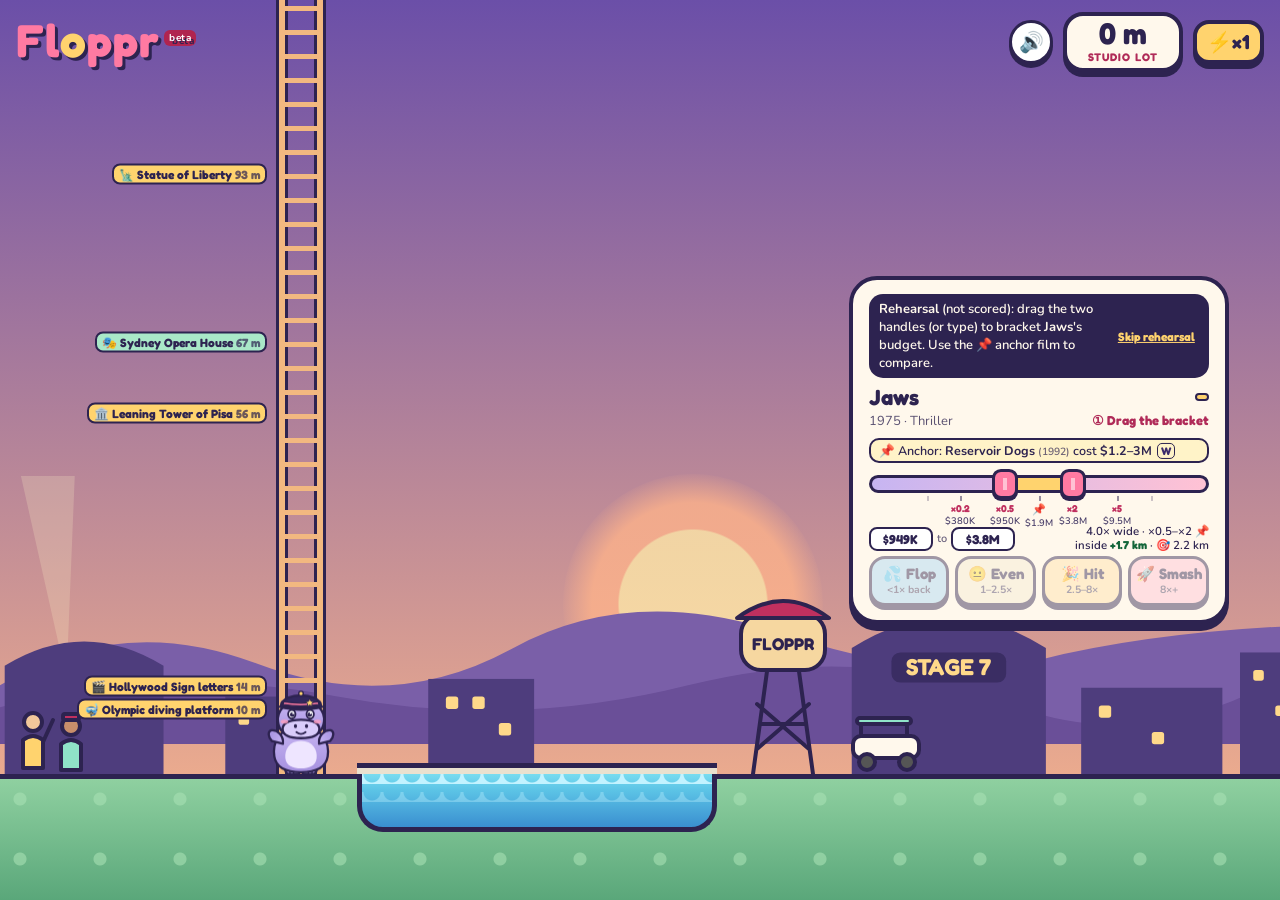
<file: beta/index.html>
<!doctype html><html lang="en"><head>
<meta name="robots" content="noindex"><meta charset="utf-8"><meta name="viewport" content="width=device-width,initial-scale=1,viewport-fit=cover">
<title>Floppr beta · climb the board, call the flop</title><meta name="theme-color" content="#3b2a6b">
<meta name="description" content="A cosy daily movie-budget game. Guess 7 real budgets, call the flops, climb the ladder and dive!">
<meta property="og:type" content="website"><meta property="og:url" content="https://optimusslimes.github.io/floppr/"><meta property="og:title" content="Floppr · the daily movie-budget dive">
<meta property="og:description" content="Guess 7 real movie budgets, call Flop or Smash, and help Pip the hippo climb the ladder for a big dive.">
<meta property="og:image" content="https://optimusslimes.github.io/floppr/og.png"><meta property="og:image:width" content="1200"><meta property="og:image:height" content="630">
<meta name="twitter:card" content="summary_large_image"><meta name="twitter:title" content="Floppr · the daily movie-budget dive"><meta name="twitter:description" content="Guess 7 real movie budgets, call Flop or Smash, and help Pip dive."><meta name="twitter:image" content="https://optimusslimes.github.io/floppr/og.png">
<link rel="icon" href="favicon.svg" type="image/svg+xml"><link rel="icon" href="favicon.ico" sizes="32x32"><link rel="apple-touch-icon" href="apple-touch-icon.png">
<link href="https://fonts.googleapis.com/css2?family=Fredoka:wght@400;600;700&family=Nunito:wght@600;800&display=swap" rel="stylesheet">
<link rel="stylesheet" href="style.css"></head><body>
<div id="scene" aria-hidden="true">
 <div id="sky"></div><div id="starWrap"><div class="st1"></div></div><div id="starWrap2"><div class="st2"></div></div><div id="sun"></div>
 <div id="shake">
 <div class="layer" id="farHills" data-f="0.12"><svg viewBox="0 0 1600 300" preserveAspectRatio="none"><path d="M0 220 Q150 120 320 190 T640 170 T980 150 T1300 185 T1600 140 V300 H0Z" fill="#7a5fa8"/><path d="M0 250 Q200 190 420 235 T860 220 T1250 240 T1600 210 V300 H0Z" fill="#6a4f98"/></svg></div>
 <div class="layer" id="lot" data-f="0.3"><svg viewBox="0 0 1600 340" preserveAspectRatio="xMidYMax slice">
  <g id="beams"><path class="beam b1" d="M150 230 L40 -260 L170 -260Z"/><path class="beam b2" d="M1190 220 L1240 -280 L1360 -280Z"/></g>
  <g fill="#4e3d7d"><path d="M80 340V215 Q170 160 260 215V340Z"/><rect x="330" y="250" width="70" height="90"/><rect x="560" y="230" width="120" height="110"/><path d="M1040 340V195 Q1150 125 1260 195V340Z"/><rect x="1300" y="240" width="160" height="100"/><rect x="1480" y="200" width="70" height="140"/></g>
  <g fill="#ffd98a"><rect x="580" y="250" width="14" height="14" rx="3" class="win w1"/><rect x="610" y="250" width="14" height="14" rx="3"/><rect x="640" y="280" width="14" height="14" rx="3" class="win w2"/><rect x="1320" y="260" width="14" height="14" rx="3"/><rect x="1380" y="290" width="14" height="14" rx="3" class="win w3"/><rect x="1495" y="220" width="12" height="12" rx="3"/><rect x="1520" y="260" width="12" height="12" rx="3" class="win w1"/><rect x="345" y="270" width="12" height="12" rx="3"/></g>
  <rect x="1085" y="200" width="130" height="34" rx="10" fill="#3a2d63"/><text x="1150" y="226" font-family="Fredoka" font-size="26" fill="#ffd98a" text-anchor="middle" font-weight="700">STAGE 7</text>
  </svg></div>
 
 <div class="layer" id="far" data-f="0.6"></div>
 <div class="layer" id="world" data-f="1">
  <div id="ground"></div><div id="pool"><div class="wave"></div><div class="wave w2"></div></div>
  <div id="near"></div>
  <div id="rig"><div id="ladder"></div><div id="marks"></div><div id="ghost" hidden></div>
  <svg id="board" viewBox="0 0 160 60" width="160" height="60"><path id="boardPath" d="M4 30 L150 30" stroke="#2d2350" stroke-width="16" stroke-linecap="round" fill="none"/><path id="boardFill" d="M4 30 L150 30" stroke="#ff7aa2" stroke-width="8" stroke-linecap="round" fill="none"/><rect x="0" y="22" width="14" height="40" rx="4" fill="#f2b880" stroke="#2d2350" stroke-width="4"/></svg>
  <div id="pipWrap"><div id="pipSq"><svg id="pip" viewBox="0 0 200 200">
   <defs><linearGradient id="gBody" x1="0" y1="0" x2="0" y2="1"><stop offset="0" stop-color="#c7b5f2"/><stop offset="1" stop-color="#a691e0"/></linearGradient></defs>
   <g stroke="#2d2350" stroke-width="5" stroke-linejoin="round" stroke-linecap="round">
    <g id="legL" class="limb"><path d="M66 158 q-4 22 6 26 h22 q6 -2 2 -10 l-6 -20Z" fill="url(#gBody)"/><path d="M76 184 v-5 M84 184 v-5" stroke-width="3"/></g>
    <g id="legR" class="limb"><path d="M134 158 q4 22 -6 26 h-22 q-6 -2 -2 -10 l6 -20Z" fill="url(#gBody)"/><path d="M124 184 v-5 M116 184 v-5" stroke-width="3"/></g>
    <path id="bodyS" d="M100 82 C150 82 162 118 158 146 C154 172 130 180 100 180 C70 180 46 172 42 146 C38 118 50 82 100 82Z" fill="url(#gBody)"/>
    <path d="M100 112 C126 112 136 132 134 150 C132 166 118 172 100 172 C82 172 68 166 66 150 C64 132 74 112 100 112Z" fill="#eee5ff" stroke="none"/>
    <g id="armL" class="limb"><path d="M52 112 C36 118 30 138 38 148 C44 154 54 148 58 136Z" fill="url(#gBody)"/></g>
    <g id="armR" class="limb"><path d="M148 112 C164 118 170 138 162 148 C156 154 146 148 142 136Z" fill="url(#gBody)"/></g>
    <g id="head">
     <ellipse cx="66" cy="34" rx="9" ry="10" fill="#b8a4ec"/><ellipse cx="134" cy="34" rx="9" ry="10" fill="#b8a4ec"/>
     <path d="M100 26 C140 26 152 50 150 70 C148 96 128 104 100 104 C72 104 52 96 50 70 C48 50 60 26 100 26Z" fill="url(#gBody)"/>
     <path d="M100 66 C130 66 140 76 140 86 C140 100 124 106 100 106 C76 106 60 100 60 86 C60 76 70 66 100 66Z" fill="#d9ccfa"/>
     <ellipse cx="88" cy="80" rx="3.5" ry="4.5" fill="#2d2350" stroke="none"/><ellipse cx="112" cy="80" rx="3.5" ry="4.5" fill="#2d2350" stroke="none"/>
     <g id="eyes" stroke="none"><g class="eye"><ellipse cx="80" cy="54" rx="8" ry="9.5" fill="#fff" stroke="#2d2350" stroke-width="4"/><circle id="pupL" cx="81" cy="55" r="5" fill="#2d2350"/><circle cx="83" cy="52" r="2" fill="#fff"/></g>
      <g class="eye"><ellipse cx="120" cy="54" rx="8" ry="9.5" fill="#fff" stroke="#2d2350" stroke-width="4"/><circle id="pupR" cx="119" cy="55" r="5" fill="#2d2350"/><circle cx="121" cy="52" r="2" fill="#fff"/></g></g>
     <path id="browL" d="M71 41 Q80 37 88 41" fill="none" stroke-width="4"/><path id="browR" d="M112 41 Q120 37 129 41" fill="none" stroke-width="4"/>
     <ellipse cx="64" cy="70" rx="8" ry="4.5" fill="#ff9fbf" stroke="none" opacity=".8"/><ellipse cx="136" cy="70" rx="8" ry="4.5" fill="#ff9fbf" stroke="none" opacity=".8"/>
     <path id="mouth" d="M90 94 Q100 100 110 94" fill="none" stroke-width="4"/>
     <g id="cap"><path d="M58 34 C62 6 138 6 142 34Z" fill="#33285e"/><path d="M58 34 C80 40 120 40 142 34 L146 38 C120 46 80 46 54 38Z" fill="#241c46"/><path d="M62 27 C86 31 114 31 138 27 L139 33 C114 37 86 37 61 33Z" fill="#ff7aa2" stroke-width="3"/><circle cx="100" cy="9" r="5" fill="#ffd36e" stroke-width="3"/><path d="M119 20 l3 6 6 1 -4.5 4 1 6 -5.5 -3 -5.5 3 1 -6 -4.5 -4 6 -1Z" fill="#ffd36e" stroke-width="2"/></g>
    </g></g></svg></div></div>
  </div>
 </div>
 <div class="layer" id="front" data-f="1"></div>
 <canvas id="fxc"></canvas>
 </div>
 <div id="fade"></div>
</div>
<div id="bandCard" aria-live="polite"><small>New altitude</small><b></b><em></em></div>
<div id="toast" aria-live="polite"></div>
<div id="lmPop" aria-live="polite"></div><div id="gainPop" aria-hidden="true"></div><div id="diveName" aria-hidden="true"></div><div id="judges" aria-live="polite"></div>
<div id="hud"><div class="logo">Fl<span>o</span>ppr<sup class="betaTag">beta</sup></div><div class="hudR"><button id="hudHelp" class="ghost hudBtn" aria-label="How to play" style="display:none">?</button><button id="mute" class="ghost hudBtn" aria-label="Toggle sound">🔊</button><div id="height"><b id="hm">0 m</b><small id="hband">Studio Lot</small></div><div id="updraft" title="Updraft multiplier">⚡×1</div></div></div>
<main id="panel" class="card">
 <div id="coach" hidden><span id="coachTxt"></span><button id="coachSkip" class="linkBtn">Skip rehearsal</button></div>
 <div class="top"><div id="kicker"></div><div class="tools"><span id="streak"></span><button id="helpBtn" class="ghost" aria-label="How to play">?</button></div></div>
 <div class="filmRow"><h2 id="title"></h2><div id="dots" aria-hidden="true"></div></div>
 <section id="play" class="sec">
  <div class="meta"><span id="meta"></span><span id="hint" aria-live="polite"></span></div>
  <div id="anchor" class="anchor"></div>
  <div id="brk" class="brk"><div id="bTrack" class="bTrack"><div id="bTicks" class="bTicks" aria-hidden="true"></div><div id="bFill" class="bFill"></div><div id="bTrue" class="bTrue" hidden></div>
   <div id="hLo" class="bH lo" role="slider" tabindex="0" aria-label="Low end of your budget bracket"></div><div id="hHi" class="bH hi" role="slider" tabindex="0" aria-label="High end of your budget bracket"></div></div>
   <div class="bRow"><input id="bLo" class="bIn" type="text" inputmode="text" autocomplete="off" spellcheck="false" aria-label="Type the low end"><span class="bDash">to</span><input id="bHi" class="bIn" type="text" inputmode="text" autocomplete="off" spellcheck="false" aria-label="Type the high end"><span id="bPrev" class="bPrev" aria-live="polite"></span></div></div>
  <div id="shelves" hidden role="radiogroup" aria-label="Budget shelf (keys 1 to 6)"></div>
  <div class="tune" hidden><input type="range" id="slider" min="0" max="1000" value="500" aria-label="Fine-tune budget" disabled><b id="gval" aria-live="polite">–</b><input id="amt" type="text" inputmode="text" enterkeyhint="done" placeholder="type it" autocomplete="off" autocapitalize="off" spellcheck="false" aria-label="Type a budget"><button id="prod" class="prodBtn" aria-label="Ask the Producer for a higher or lower hint (once a day)" title="Ask the Producer: higher or lower? (once a day, caps that climb at 2 km)">🎬<i id="prodLeft">1</i></button></div>
  <div class="verdicts" id="calls" role="group" aria-label="Call it (keys Q W E R)">
   <button data-v="0" class="v v0" disabled><span>💦 <b>Flop</b></span><small>&lt;1× back</small></button><button data-v="1" class="v v1" disabled><span>😐 <b>Even</b></span><small>1–2.5×</small></button><button data-v="2" class="v v2" disabled><span>🎉 <b>Hit</b></span><small>2.5–8×</small></button><button data-v="3" class="v v3" disabled><span>🚀 <b>Smash</b></span><small>8×+</small></button></div>
 </section>
 <section id="reveal" class="sec" hidden aria-live="polite">
  <div id="rHead" class="rhead"></div><div id="rScale" class="rScale" hidden aria-hidden="true"><i class="rb"></i><i class="rt"></i><i class="ra">📌</i></div>
  <div class="facts"><div><small>You</small><b id="rGuess"></b><em id="rOff"></em></div><div class="hero"><small>Real budget</small><b id="rBudget"></b><em id="rRange"></em></div><div><small>Worldwide</small><b id="rGross"></b><em id="rMult"></em></div><div class="gain"><small>Climb</small><b id="cGain">+0 m</b><em id="cMath"></em></div></div>
  <div id="rCall" class="rcall"></div>
  <div class="nextRow"><button id="next" class="btn big">Next film →</button><button id="moreBtn" class="ghost moreBtn" aria-expanded="false" aria-controls="rMore" aria-label="Details">ⓘ</button></div>
  <div id="rMore" hidden><div id="nextBand"><div><i id="nbFill"></i></div><span id="nbTxt"></span></div><p id="rPassed" class="fine"></p><p class="fine" id="rSrc"></p></div>
 </section>
 <section id="end" class="sec" hidden>
  <div class="eTop"><div><b id="eAlt"></b><small id="eBand"></small></div><div id="eDive"></div></div>
  <div id="eLand"></div>
  <div id="eRows"></div>
  <div class="row eBtns"><button id="sharePost" class="btn">Share</button><button id="challenge" class="btn alt">Challenge</button><button id="endMore" class="btn alt" aria-expanded="false">More ▴</button></div>
  <div id="eMoreBox" hidden>
   <div id="eSub" class="fine"></div>
   <div id="postWrap"><img id="postImg" alt="Your Floppr postcard"></div>
   <pre id="share"></pre>
   <div class="box" id="streakBox"></div>
   <div class="box"><b>Your altitude album</b><div id="album"></div><small id="albumNote"></small></div>
   <details><summary>Today's films</summary><table id="recap"><thead><tr><th>Film</th><th>Guess</th><th>Real</th><th>Call</th><th>+m</th></tr></thead><tbody></tbody></table><p class="fine" id="compSrc"></p></details>
   <div class="row"><button id="practice" class="btn alt">Practice</button><button id="archBtn" class="btn alt">Archive</button><button id="albumBtn" class="btn alt">Album</button></div>
   <p class="fine" id="best"></p>
  </div>
 </section>
</main>
<dialog id="help"><h3>How to play 🦛 <small class="betaTag">BETA</small></h3><p>Every day: <b>7 real films</b>. For each, drag a <b>budget bracket</b>: the low and high ends you're confident the real budget sits between (or type them). The <b>📌 anchor film</b> is a real budget to compare against; the scale shows ×0.2 to ×5 of it. Then call how it did worldwide: <b>Flop / Even / Hit / Smash</b>.</p>
<p>🪜 <b>Narrower bracket = bigger climb</b>, if the real budget lands inside: ±10% pays 2.4 km, 2× wide about 2.1 km, 10× wide about 1.2 km. 🎯 <b>Bullseye ×1.25</b> if it's in the middle half of your bracket (up to 3 km). Just outside still earns a little (edge 10% off ≈ 1.9 km, 25% off ≈ 1.1 km); a real miss earns nothing. Best strategy: be honest. Make the bracket you'd bet on about 4 times in 5.</p>
<p>⚡ <b>Updraft</b>: each right call raises your multiplier (×1.5, ×2, ×3, ×4, ×6) before it applies; a wrong call drops it one step. Film 7 is the <b>Headliner</b>: call it right for ×2 (a wrong call gets no ×2).</p>
<p>🏙️ Pip passes real landmarks on the way up. The higher he gets, the fancier the final dive: belly flop, cannonball, front flip, superhero, starfish twister… and something special from space.</p>
<p>🎬 Once a day the Producer will tell you higher or lower (that film's climb caps at 2 km).</p><button class="btn" id="helpClose">Let's climb</button></dialog>
<dialog id="arch"><h3>Archive</h3><div id="archList"></div><button class="btn" id="archClose">Close</button></dialog>
<dialog id="albumDlg"><h3>Altitude album</h3><div id="albumBig"></div><button class="btn" id="albumClose">Close</button></dialog>
<script src="data.js"></script><script src="landmarks.js"></script><script src="bands.js"></script><script src="fx.js"></script><script src="audio.js"></script><script src="game.js"></script></body></html>
</file>
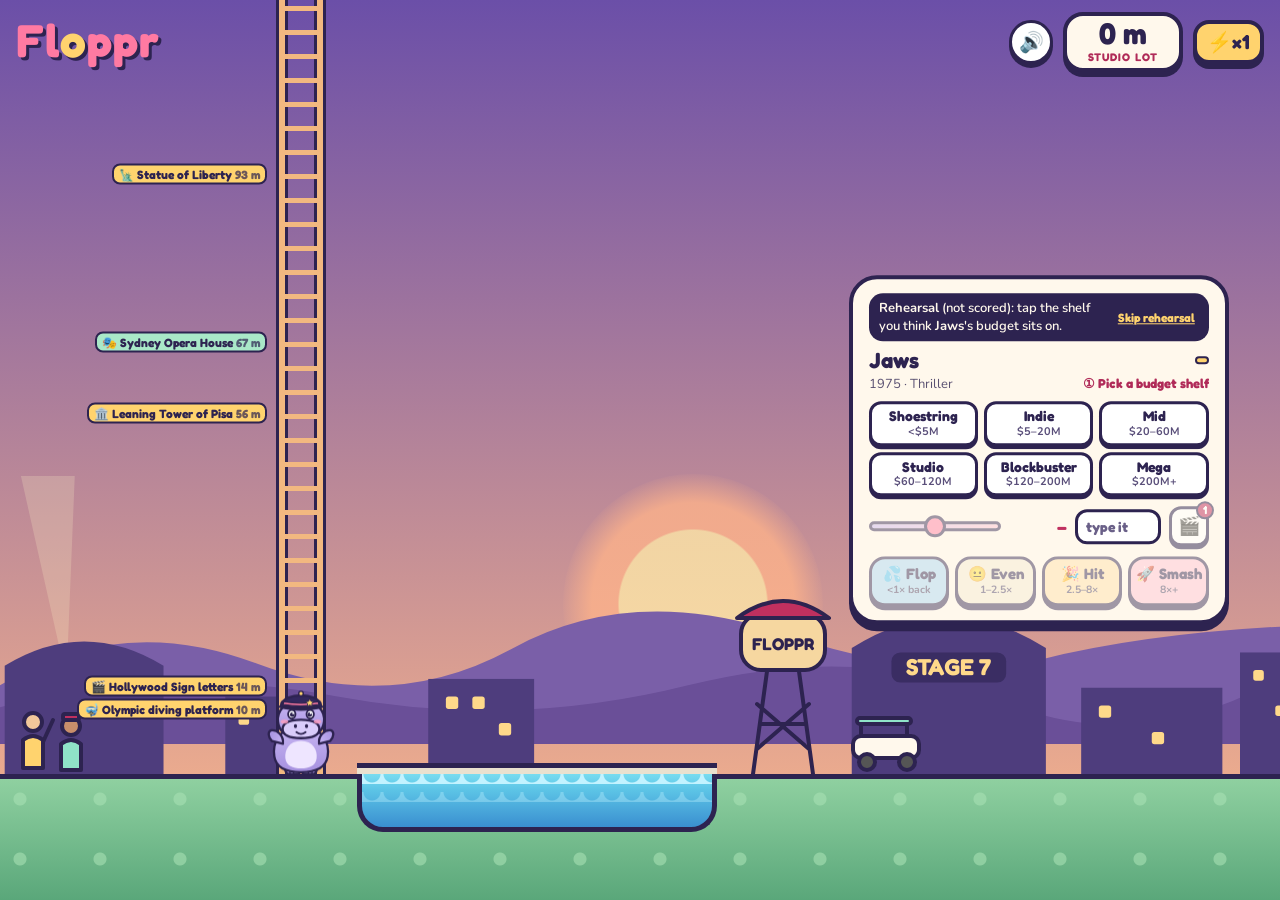
<file: classic/index.html>
<!doctype html><html lang="en"><head>
<meta name="robots" content="noindex"><meta charset="utf-8"><meta name="viewport" content="width=device-width,initial-scale=1,viewport-fit=cover">
<title>Floppr · climb the board, call the flop</title><meta name="theme-color" content="#3b2a6b">
<meta name="description" content="A cosy daily movie-budget game. Guess 7 real budgets, call the flops, climb the ladder and dive!">
<meta property="og:type" content="website"><meta property="og:url" content="https://optimusslimes.github.io/floppr/"><meta property="og:title" content="Floppr · the daily movie-budget dive">
<meta property="og:description" content="Guess 7 real movie budgets, call Flop or Smash, and help Pip the hippo climb the ladder for a big dive.">
<meta property="og:image" content="https://optimusslimes.github.io/floppr/og.png"><meta property="og:image:width" content="1200"><meta property="og:image:height" content="630">
<meta name="twitter:card" content="summary_large_image"><meta name="twitter:title" content="Floppr · the daily movie-budget dive"><meta name="twitter:description" content="Guess 7 real movie budgets, call Flop or Smash, and help Pip dive."><meta name="twitter:image" content="https://optimusslimes.github.io/floppr/og.png">
<link rel="icon" href="favicon.svg" type="image/svg+xml"><link rel="icon" href="favicon.ico" sizes="32x32"><link rel="apple-touch-icon" href="apple-touch-icon.png">
<link href="https://fonts.googleapis.com/css2?family=Fredoka:wght@400;600;700&family=Nunito:wght@600;800&display=swap" rel="stylesheet">
<link rel="stylesheet" href="style.css"></head><body>
<div id="scene" aria-hidden="true">
 <div id="sky"></div><div id="starWrap"><div class="st1"></div></div><div id="starWrap2"><div class="st2"></div></div><div id="sun"></div>
 <div id="shake">
 <div class="layer" id="farHills" data-f="0.12"><svg viewBox="0 0 1600 300" preserveAspectRatio="none"><path d="M0 220 Q150 120 320 190 T640 170 T980 150 T1300 185 T1600 140 V300 H0Z" fill="#7a5fa8"/><path d="M0 250 Q200 190 420 235 T860 220 T1250 240 T1600 210 V300 H0Z" fill="#6a4f98"/></svg></div>
 <div class="layer" id="lot" data-f="0.3"><svg viewBox="0 0 1600 340" preserveAspectRatio="xMidYMax slice">
  <g id="beams"><path class="beam b1" d="M150 230 L40 -260 L170 -260Z"/><path class="beam b2" d="M1190 220 L1240 -280 L1360 -280Z"/></g>
  <g fill="#4e3d7d"><path d="M80 340V215 Q170 160 260 215V340Z"/><rect x="330" y="250" width="70" height="90"/><rect x="560" y="230" width="120" height="110"/><path d="M1040 340V195 Q1150 125 1260 195V340Z"/><rect x="1300" y="240" width="160" height="100"/><rect x="1480" y="200" width="70" height="140"/></g>
  <g fill="#ffd98a"><rect x="580" y="250" width="14" height="14" rx="3" class="win w1"/><rect x="610" y="250" width="14" height="14" rx="3"/><rect x="640" y="280" width="14" height="14" rx="3" class="win w2"/><rect x="1320" y="260" width="14" height="14" rx="3"/><rect x="1380" y="290" width="14" height="14" rx="3" class="win w3"/><rect x="1495" y="220" width="12" height="12" rx="3"/><rect x="1520" y="260" width="12" height="12" rx="3" class="win w1"/><rect x="345" y="270" width="12" height="12" rx="3"/></g>
  <rect x="1085" y="200" width="130" height="34" rx="10" fill="#3a2d63"/><text x="1150" y="226" font-family="Fredoka" font-size="26" fill="#ffd98a" text-anchor="middle" font-weight="700">STAGE 7</text>
  </svg></div>
 
 <div class="layer" id="far" data-f="0.6"></div>
 <div class="layer" id="world" data-f="1">
  <div id="ground"></div><div id="pool"><div class="wave"></div><div class="wave w2"></div></div>
  <div id="near"></div>
  <div id="rig"><div id="ladder"></div><div id="marks"></div><div id="ghost" hidden></div>
  <svg id="board" viewBox="0 0 160 60" width="160" height="60"><path id="boardPath" d="M4 30 L150 30" stroke="#2d2350" stroke-width="16" stroke-linecap="round" fill="none"/><path id="boardFill" d="M4 30 L150 30" stroke="#ff7aa2" stroke-width="8" stroke-linecap="round" fill="none"/><rect x="0" y="22" width="14" height="40" rx="4" fill="#f2b880" stroke="#2d2350" stroke-width="4"/></svg>
  <div id="pipWrap"><div id="pipSq"><svg id="pip" viewBox="0 0 200 200">
   <defs><linearGradient id="gBody" x1="0" y1="0" x2="0" y2="1"><stop offset="0" stop-color="#c7b5f2"/><stop offset="1" stop-color="#a691e0"/></linearGradient></defs>
   <g stroke="#2d2350" stroke-width="5" stroke-linejoin="round" stroke-linecap="round">
    <g id="legL" class="limb"><path d="M66 158 q-4 22 6 26 h22 q6 -2 2 -10 l-6 -20Z" fill="url(#gBody)"/><path d="M76 184 v-5 M84 184 v-5" stroke-width="3"/></g>
    <g id="legR" class="limb"><path d="M134 158 q4 22 -6 26 h-22 q-6 -2 -2 -10 l6 -20Z" fill="url(#gBody)"/><path d="M124 184 v-5 M116 184 v-5" stroke-width="3"/></g>
    <path id="bodyS" d="M100 82 C150 82 162 118 158 146 C154 172 130 180 100 180 C70 180 46 172 42 146 C38 118 50 82 100 82Z" fill="url(#gBody)"/>
    <path d="M100 112 C126 112 136 132 134 150 C132 166 118 172 100 172 C82 172 68 166 66 150 C64 132 74 112 100 112Z" fill="#eee5ff" stroke="none"/>
    <g id="armL" class="limb"><path d="M52 112 C36 118 30 138 38 148 C44 154 54 148 58 136Z" fill="url(#gBody)"/></g>
    <g id="armR" class="limb"><path d="M148 112 C164 118 170 138 162 148 C156 154 146 148 142 136Z" fill="url(#gBody)"/></g>
    <g id="head">
     <ellipse cx="66" cy="34" rx="9" ry="10" fill="#b8a4ec"/><ellipse cx="134" cy="34" rx="9" ry="10" fill="#b8a4ec"/>
     <path d="M100 26 C140 26 152 50 150 70 C148 96 128 104 100 104 C72 104 52 96 50 70 C48 50 60 26 100 26Z" fill="url(#gBody)"/>
     <path d="M100 66 C130 66 140 76 140 86 C140 100 124 106 100 106 C76 106 60 100 60 86 C60 76 70 66 100 66Z" fill="#d9ccfa"/>
     <ellipse cx="88" cy="80" rx="3.5" ry="4.5" fill="#2d2350" stroke="none"/><ellipse cx="112" cy="80" rx="3.5" ry="4.5" fill="#2d2350" stroke="none"/>
     <g id="eyes" stroke="none"><g class="eye"><ellipse cx="80" cy="54" rx="8" ry="9.5" fill="#fff" stroke="#2d2350" stroke-width="4"/><circle id="pupL" cx="81" cy="55" r="5" fill="#2d2350"/><circle cx="83" cy="52" r="2" fill="#fff"/></g>
      <g class="eye"><ellipse cx="120" cy="54" rx="8" ry="9.5" fill="#fff" stroke="#2d2350" stroke-width="4"/><circle id="pupR" cx="119" cy="55" r="5" fill="#2d2350"/><circle cx="121" cy="52" r="2" fill="#fff"/></g></g>
     <path id="browL" d="M71 41 Q80 37 88 41" fill="none" stroke-width="4"/><path id="browR" d="M112 41 Q120 37 129 41" fill="none" stroke-width="4"/>
     <ellipse cx="64" cy="70" rx="8" ry="4.5" fill="#ff9fbf" stroke="none" opacity=".8"/><ellipse cx="136" cy="70" rx="8" ry="4.5" fill="#ff9fbf" stroke="none" opacity=".8"/>
     <path id="mouth" d="M90 94 Q100 100 110 94" fill="none" stroke-width="4"/>
     <g id="cap"><path d="M58 34 C62 6 138 6 142 34Z" fill="#33285e"/><path d="M58 34 C80 40 120 40 142 34 L146 38 C120 46 80 46 54 38Z" fill="#241c46"/><path d="M62 27 C86 31 114 31 138 27 L139 33 C114 37 86 37 61 33Z" fill="#ff7aa2" stroke-width="3"/><circle cx="100" cy="9" r="5" fill="#ffd36e" stroke-width="3"/><path d="M119 20 l3 6 6 1 -4.5 4 1 6 -5.5 -3 -5.5 3 1 -6 -4.5 -4 6 -1Z" fill="#ffd36e" stroke-width="2"/></g>
    </g></g></svg></div></div>
  </div>
 </div>
 <div class="layer" id="front" data-f="1"></div>
 <canvas id="fxc"></canvas>
 </div>
 <div id="fade"></div>
</div>
<div id="bandCard" aria-live="polite"><small>New altitude</small><b></b><em></em></div>
<div id="toast" aria-live="polite"></div>
<div id="lmPop" aria-live="polite"></div><div id="gainPop" aria-hidden="true"></div><div id="diveName" aria-hidden="true"></div><div id="judges" aria-live="polite"></div>
<div id="hud"><div class="logo">Fl<span>o</span>ppr</div><div class="hudR"><button id="hudHelp" class="ghost hudBtn" aria-label="How to play" style="display:none">?</button><button id="mute" class="ghost hudBtn" aria-label="Toggle sound">🔊</button><div id="height"><b id="hm">0 m</b><small id="hband">Studio Lot</small></div><div id="updraft" title="Updraft multiplier">⚡×1</div></div></div>
<main id="panel" class="card">
 <div id="coach" hidden><span id="coachTxt"></span><button id="coachSkip" class="linkBtn">Skip rehearsal</button></div>
 <div class="top"><div id="kicker"></div><div class="tools"><span id="streak"></span><button id="helpBtn" class="ghost" aria-label="How to play">?</button></div></div>
 <div class="filmRow"><h2 id="title"></h2><div id="dots" aria-hidden="true"></div></div>
 <section id="play" class="sec">
  <div class="meta"><span id="meta"></span><span id="hint" aria-live="polite"></span></div>
  <div id="shelves" role="radiogroup" aria-label="Budget shelf (keys 1 to 6)"></div>
  <div class="tune"><input type="range" id="slider" min="0" max="1000" value="500" aria-label="Fine-tune budget" disabled><b id="gval" aria-live="polite">–</b><input id="amt" type="text" inputmode="text" enterkeyhint="done" placeholder="type it" autocomplete="off" autocapitalize="off" spellcheck="false" aria-label="Type a budget"><button id="prod" class="prodBtn" aria-label="Ask the Producer for a higher or lower hint (once a day)" title="Ask the Producer: higher or lower? (once a day, caps that climb at 2 km)">🎬<i id="prodLeft">1</i></button></div>
  <div class="verdicts" id="calls" role="group" aria-label="Call it (keys Q W E R)">
   <button data-v="0" class="v v0" disabled><span>💦 <b>Flop</b></span><small>&lt;1× back</small></button><button data-v="1" class="v v1" disabled><span>😐 <b>Even</b></span><small>1–2.5×</small></button><button data-v="2" class="v v2" disabled><span>🎉 <b>Hit</b></span><small>2.5–8×</small></button><button data-v="3" class="v v3" disabled><span>🚀 <b>Smash</b></span><small>8×+</small></button></div>
 </section>
 <section id="reveal" class="sec" hidden aria-live="polite">
  <div id="rHead" class="rhead"></div>
  <div class="facts"><div><small>You</small><b id="rGuess"></b><em id="rOff"></em></div><div class="hero"><small>Real budget</small><b id="rBudget"></b><em id="rRange"></em></div><div><small>Worldwide</small><b id="rGross"></b><em id="rMult"></em></div><div class="gain"><small>Climb</small><b id="cGain">+0 m</b><em id="cMath"></em></div></div>
  <div id="rCall" class="rcall"></div>
  <div class="nextRow"><button id="next" class="btn big">Next film →</button><button id="moreBtn" class="ghost moreBtn" aria-expanded="false" aria-controls="rMore" aria-label="Details">ⓘ</button></div>
  <div id="rMore" hidden><div id="nextBand"><div><i id="nbFill"></i></div><span id="nbTxt"></span></div><p id="rPassed" class="fine"></p><p class="fine" id="rSrc"></p></div>
 </section>
 <section id="end" class="sec" hidden>
  <div class="eTop"><div><b id="eAlt"></b><small id="eBand"></small></div><div id="eDive"></div></div>
  <div id="eLand"></div>
  <div id="eRows"></div>
  <div class="row eBtns"><button id="sharePost" class="btn">Share</button><button id="challenge" class="btn alt">Challenge</button><button id="endMore" class="btn alt" aria-expanded="false">More ▴</button></div>
  <div id="eMoreBox" hidden>
   <div id="eSub" class="fine"></div>
   <div id="postWrap"><img id="postImg" alt="Your Floppr postcard"></div>
   <pre id="share"></pre>
   <div class="box" id="streakBox"></div>
   <div class="box"><b>Your altitude album</b><div id="album"></div><small id="albumNote"></small></div>
   <details><summary>Today's films</summary><table id="recap"><thead><tr><th>Film</th><th>Guess</th><th>Real</th><th>Call</th><th>+m</th></tr></thead><tbody></tbody></table><p class="fine" id="compSrc"></p></details>
   <div class="row"><button id="practice" class="btn alt">Practice</button><button id="archBtn" class="btn alt">Archive</button><button id="albumBtn" class="btn alt">Album</button></div>
   <p class="fine" id="best"></p>
  </div>
 </section>
</main>
<dialog id="help"><h3>How to play 🦛</h3><p>Every day: <b>7 real films</b>. For each: tap a <b>budget shelf</b>, slide to fine-tune (or type it), then call how it did worldwide: <b>Flop / Even / Hit / Smash</b>. Calling locks it in.</p>
<p>🪜 Every guess climbs: <b>3 km</b> for a bullseye (inside the range or within 10%), down to 150 m for a wild one. Right shelf = at least 700 m.</p>
<p>⚡ <b>Updraft</b>: each right call raises your multiplier (×1.5, ×2, ×3, ×4, ×6) before it applies; a wrong call drops it one step. Film 7 is the <b>Headliner</b>: call it right for ×2 (a wrong call gets no ×2).</p><p>📏 Climb size slides smoothly with accuracy: within 10% = 3 km, then about 2 km at 17% off, 1.3 km at 37%, 700 m at 1.7×, 350 m at 2.5× and 150 m from 4× off.</p>
<p>🏙️ Pip passes real landmarks on the way up. The higher he gets, the fancier the final dive: belly flop, cannonball, front flip, superhero, starfish twister… and something special from space.</p>
<p>🎬 Once a day the Producer will tell you higher or lower (that film's climb caps at 2 km).</p><button class="btn" id="helpClose">Let's climb</button></dialog>
<dialog id="arch"><h3>Archive</h3><div id="archList"></div><button class="btn" id="archClose">Close</button></dialog>
<dialog id="albumDlg"><h3>Altitude album</h3><div id="albumBig"></div><button class="btn" id="albumClose">Close</button></dialog>
<script src="data.js"></script><script src="landmarks.js"></script><script src="bands.js"></script><script src="fx.js"></script><script src="audio.js"></script><script src="game.js"></script></body></html>
</file>
<file: beta/style.css>
:root{--ink:#2d2350;--cream:#fff8ec;--pink:#ff7aa2;--pinkD:#c0305f;--mint:#8fe3c8;--sun:#ffd36e;--base:90px;--lx:24%;--mpx:8}
*{box-sizing:border-box}:focus-visible{outline:4px solid #2d2350!important;outline-offset:3px}html,body{margin:0;height:100%;overflow:hidden}body{font-family:Nunito,system-ui,sans-serif;color:var(--ink);background:#2a1f55;-webkit-tap-highlight-color:transparent}
#scene{position:fixed;inset:0;overflow:hidden}
#sky{position:absolute;inset:0}
#starWrap,#starWrap2{position:absolute;inset:0;opacity:0}.st1,.st2{position:absolute;inset:-10% 0 0;background-repeat:repeat}
.st1{background-image:radial-gradient(2px 2px at 10% 20%,#fff,transparent),radial-gradient(1.5px 1.5px at 30% 8%,#fff,transparent),radial-gradient(2px 2px at 55% 25%,#fff8c8,transparent),radial-gradient(1.5px 1.5px at 72% 12%,#fff,transparent),radial-gradient(2.5px 2.5px at 88% 30%,#fff,transparent),radial-gradient(1.5px 1.5px at 18% 40%,#fff,transparent);background-size:520px 420px;animation:tw 3.1s ease-in-out infinite alternate}
.st2{background-image:radial-gradient(1.5px 1.5px at 42% 45%,#fff,transparent),radial-gradient(2px 2px at 65% 38%,#d8e8ff,transparent),radial-gradient(1.5px 1.5px at 95% 6%,#fff,transparent),radial-gradient(3px 3px at 5% 15%,#fff6c8,transparent),radial-gradient(1px 1px at 25% 60%,#fff,transparent);background-size:380px 300px;animation:tw 2.3s ease-in-out -1s infinite alternate}
@keyframes tw{0%{opacity:.55}100%{opacity:1}}
#sun{position:absolute;width:260px;height:260px;border-radius:50%;left:44%;bottom:calc(var(--base) + 40px);background:radial-gradient(circle,#ffe9a8 0 40%,#ffb38a 41% 55%,rgba(255,140,140,0) 72%)}
#moon{position:absolute;right:30%;top:14%;width:70px;height:70px;border-radius:50%;background:radial-gradient(circle at 35% 35%,#fffbe8,#f3e3b0);box-shadow:0 0 40px 10px #fff3c855,inset -12px -8px 0 #e6d197;opacity:0}
#planet{position:absolute;left:12%;top:16%;width:54px;height:54px;border-radius:50%;background:radial-gradient(circle at 35% 30%,#ffc2d4,#c46aa8);opacity:0}
#planet i{position:absolute;left:-18px;top:20px;width:90px;height:16px;border:4px solid #ffd98acc;border-radius:50%;transform:rotate(-18deg)}
.layer{position:absolute;left:0;right:0;bottom:0;top:0;pointer-events:none;will-change:transform}
#farHills svg{position:absolute;left:0;width:100%;height:220px;bottom:calc(var(--base) + 30px)}
#lot svg{position:absolute;left:0;width:100%;height:300px;bottom:calc(var(--base) - 2px)}
.beam{fill:#fff6c8;opacity:.22;transform-box:fill-box;transform-origin:50% 100%}.b1{animation:sweep 5s ease-in-out infinite alternate}.b2{animation:sweep 6.5s ease-in-out -2s infinite alternate-reverse}
@keyframes sweep{from{transform:rotate(-22deg)}to{transform:rotate(18deg)}}
.win{animation:flick 4s steps(1) infinite}.w2{animation-delay:-1.3s}.w3{animation-delay:-2.6s}@keyframes flick{0%,70%{opacity:1}71%,85%{opacity:.25}86%{opacity:1}}
.cl{position:absolute;left:var(--x);width:calc(130px * var(--s));height:calc(40px * var(--s));background:#fff;border-radius:99px;opacity:.85;box-shadow:inset 0 -6px 0 #e6dcff}
.cl:before,.cl:after{content:"";position:absolute;background:#fff;border-radius:50%}.cl:before{width:46%;height:120%;left:16%;top:-55%}.cl:after{width:34%;height:90%;left:50%;top:-38%}
.drift{animation:drift 90s linear infinite}@keyframes drift{from{transform:translateX(-30vw)}to{transform:translateX(60vw)}}
#hiClouds .cl{opacity:.6;animation:drift 140s linear infinite reverse}
.birds{position:absolute;width:80px;left:-100px;bottom:calc(var(--base) + 260px);fill:none;stroke:#2d2350;stroke-width:2.5;stroke-linecap:round;animation:fly 26s linear infinite}
@keyframes fly{from{transform:translateX(0)}to{transform:translateX(115vw) translateY(-60px)}}
#ground{position:absolute;left:0;right:0;bottom:0;height:var(--base);background:linear-gradient(#8fd0a0,#5aa77a);border-top:5px solid var(--ink)}
#ground:before{content:"";position:absolute;inset:0;background:radial-gradient(circle at 20px 20px,#a7e0b3 6px,transparent 7px) 0 0/80px 60px;opacity:.6}
#pool{position:absolute;z-index:3;left:calc(var(--lx) + 50px);width:min(36vw,360px);bottom:calc(var(--base) - 58px);height:58px;border:5px solid var(--ink);border-top:0;border-radius:0 0 26px 26px;background:linear-gradient(#78dcf0 0,#5cc4e6 30%,#3a8fd0);overflow:hidden;box-shadow:0 -6px 0 #e9e1cf,0 -11px 0 var(--ink)}
.wave{position:absolute;top:0;left:0;right:0;height:10px;background:radial-gradient(circle at 10px 0,transparent 8px,#c2f3ff 9px) 0 0/20px 10px repeat-x;animation:wv 2s linear infinite}.wave.w2{top:18px;opacity:.35;animation-duration:3.3s;animation-direction:reverse}@keyframes wv{to{background-position:20px 0}}





#board{position:absolute;z-index:2;overflow:visible;display:none}#board.on{display:block}
#pipWrap{position:absolute;z-index:2;width:92px;height:92px;left:0;bottom:0;will-change:transform}
#pipSq{width:100%;height:100%;transform-origin:50% 100%}#pip{width:100%;height:100%;display:block;overflow:visible;transform-origin:50% 55%}
.limb{transform-box:fill-box}#armL{transform-origin:85% 15%}#armR{transform-origin:15% 15%}#legL,#legR{transform-origin:50% 0}
.p-idle #pip{animation:breathe 2.6s ease-in-out infinite}@keyframes breathe{50%{transform:scale(1.03,.97)}}
.p-idle #armL{animation:wave1 2.6s ease-in-out infinite}@keyframes wave1{50%{transform:rotate(8deg)}}
.p-cheer #armL{transform:rotate(130deg)}.p-cheer #armR{transform:rotate(-130deg)}.r-cheer #pip{animation:cheer .45s ease-in-out 2}@keyframes cheer{50%{transform:translateY(-22px) rotate(-4deg)}}
.r-nervous #pip{animation:wob .22s ease-in-out 5}.p-nervous #armL{transform:rotate(-40deg)}.p-nervous #armR{transform:rotate(40deg)}@keyframes wob{25%{transform:rotate(-13deg) translateX(-3px)}75%{transform:rotate(13deg) translateX(3px)}}
.p-swan #armL{transform:rotate(150deg)}.p-swan #armR{transform:rotate(-150deg)}.p-swan #legL,.p-swan #legR{transform:translateY(-4px)}
.p-cannon #armL{transform:rotate(-70deg) translate(10px,0)}.p-cannon #armR{transform:rotate(70deg) translate(-10px,0)}.p-cannon #legL,.p-cannon #legR{transform:translateY(-16px)}
.p-belly #armL{transform:rotate(80deg)}.p-belly #armR{transform:rotate(-80deg)}.p-belly #legL{transform:rotate(-20deg)}.p-belly #legR{transform:rotate(20deg)}
.p-float #pip{animation:float 2.4s ease-in-out infinite}@keyframes float{50%{transform:translateY(4px) rotate(-4deg)}}
.p-proud #armL{transform:rotate(30deg)}.p-proud #armR{transform:rotate(-130deg)}
#splash,#fx{position:absolute;left:0;top:0;width:0;height:0;pointer-events:none}
.drop{position:absolute;width:var(--s);height:var(--s);background:#9fe8fa;border:2px solid var(--ink);border-radius:50% 50% 50% 0;animation:dfly var(--d,1.2s) cubic-bezier(.2,.7,.4,1) forwards}@keyframes dfly{70%{opacity:1}to{transform:translate(var(--x),var(--y)) rotate(260deg);opacity:0}}
.ring{position:absolute;border:4px solid #e6fbff;border-radius:50%;width:20px;height:8px;transform:translate(-50%,-50%);animation:ring 1s ease-out forwards}@keyframes ring{to{width:var(--w);height:calc(var(--w) * .3);opacity:0}}
.conf{position:fixed;width:10px;height:14px;border-radius:3px;z-index:20;pointer-events:none;animation:conf var(--d) cubic-bezier(.2,.6,.4,1) forwards}@keyframes conf{to{transform:translate(var(--x),var(--y)) rotate(var(--r));opacity:0}}
.spark{position:fixed;z-index:20;pointer-events:none;font-size:20px;animation:spk 1s ease-out forwards}@keyframes spk{from{transform:scale(0)}50%{transform:scale(1.3)}to{transform:scale(.6) translateY(-30px);opacity:0}}
#hud{position:fixed;top:12px;left:16px;right:16px;display:flex;justify-content:space-between;align-items:flex-start;z-index:6;pointer-events:none}
.hudR{display:flex;gap:10px;align-items:center;pointer-events:auto}.ghost.hudBtn{width:44px;height:44px;font-size:20px;box-shadow:0 4px 0 var(--ink)}
.logo{white-space:nowrap;font:700 46px Fredoka;color:var(--pink);text-shadow:3px 3px 0 var(--ink);letter-spacing:1px}.logo span{display:inline-block;color:var(--sun);animation:bob 2s ease-in-out infinite}@keyframes bob{50%{transform:translateY(-5px) rotate(-8deg)}}
#height{background:var(--cream);border:4px solid var(--ink);border-radius:20px;padding:2px 14px 4px;box-shadow:0 5px 0 var(--ink);font-family:Fredoka;text-align:center;min-width:120px;line-height:1.05}#height b{font-size:30px;display:block;font-variant-numeric:tabular-nums}#height small{white-space:nowrap;display:block;font:700 11px Fredoka;letter-spacing:1px;text-transform:uppercase;color:#b02a58}
#height.pop{animation:pop .45s}@keyframes pop{40%{transform:scale(1.22) rotate(-3deg)}}
#panel{position:fixed;right:4vw;top:50%;transform:translateY(-50%);width:440px;max-height:88vh;overflow:auto;z-index:5;transition:transform .55s cubic-bezier(.5,-.3,.3,1.3),opacity .4s}
body.diving #panel{transform:translate(130%,-50%);opacity:0}
.card{background:var(--cream);border:4px solid var(--ink);border-radius:28px;padding:18px;box-shadow:0 7px 0 var(--ink)}
.sec{animation:secIn .45s cubic-bezier(.3,1.4,.5,1)}@keyframes secIn{from{opacity:0;transform:translateY(18px) scale(.97)}}
.top{display:flex;justify-content:space-between;align-items:center;font:600 13px Fredoka;color:#b02a58;text-transform:uppercase;letter-spacing:1px}.tools{display:flex;gap:8px;align-items:center;color:var(--ink)}
.ghost{border:3px solid var(--ink);background:#fff;border-radius:50%;width:32px;height:32px;font:700 15px Fredoka;cursor:pointer;color:var(--ink);padding:0}
#dots{display:flex;gap:6px;margin:10px 0}#dots i{flex:1;height:10px;border-radius:9px;border:2px solid var(--ink);background:#fff;transition:background .3s}#dots i.done{background:var(--mint)}#dots i.cur{background:var(--sun);animation:pulse 1.2s ease-in-out infinite}@keyframes pulse{50%{transform:scaleY(1.35)}}
.film{display:flex;gap:12px;align-items:center}.clap{font-size:30px;background:var(--sun);border:3px solid var(--ink);border-radius:16px;padding:4px 9px;transform:rotate(-6deg);animation:clap 3s ease-in-out infinite}@keyframes clap{0%,90%,100%{transform:rotate(-6deg)}95%{transform:rotate(6deg) scale(1.1)}}
h2{font-family:Fredoka;margin:2px 0;font-size:25px;line-height:1.1}.meta{font-size:14px;opacity:.75}
.q{display:block;font:700 17px Fredoka;margin:14px 0 7px}.q small{font-weight:400;opacity:.6;font-size:12px}
.inputRow{display:flex;gap:8px}input#amt{flex:1;font:700 20px Fredoka;padding:10px 14px;border:3px solid var(--ink);border-radius:16px;background:#fff;color:var(--ink);min-width:0}
input#amt:focus{outline:4px solid #ffd36e}input#amt.bad{background:#ffe1e1}input#amt.locked{background:#e6f9f1}
.preview{font:600 13px Fredoka;opacity:.7;margin:4px 2px}
.btn{font:700 17px Fredoka;background:var(--pinkD);color:#fff;border:3px solid var(--ink);border-radius:16px;padding:9px 16px;box-shadow:0 4px 0 var(--ink);cursor:pointer;transition:transform .1s}
.btn:hover{transform:translateY(-2px)}.btn:active{transform:translateY(3px);box-shadow:0 1px 0 var(--ink)}.btn.alt{background:var(--mint);color:var(--ink)}.btn.big{width:100%;margin-top:12px;font-size:20px}
input[type=range]{width:100%;margin:6px 0 0;accent-color:var(--pink)}
.verdicts{display:grid;grid-template-columns:repeat(4,1fr);gap:7px}.v{border:3px solid var(--ink);border-radius:16px;padding:8px 2px;font:600 22px Fredoka;cursor:pointer;box-shadow:0 4px 0 var(--ink);display:flex;flex-direction:column;align-items:center;color:var(--ink);transition:transform .12s}
.v:hover{transform:translateY(-3px) rotate(-2deg)}.v b{font-size:15px}.v small{font:600 11px Nunito;color:#4a4068}.v0{background:#a9d8f5}.v1{background:#f3ead2}.v2{background:#ffe1a8}.v3{background:#ffc2d4}
.verdicts.ready .v{animation:nudge .6s ease-in-out 2}.verdicts.ready .v:nth-child(2){animation-delay:.1s}.verdicts.ready .v:nth-child(3){animation-delay:.2s}.verdicts.ready .v:nth-child(4){animation-delay:.3s}@keyframes nudge{50%{transform:translateY(-4px)}}
.rhead{font:700 19px Fredoka;margin:6px 0 10px}.rhead.big{animation:stamp .5s cubic-bezier(.3,1.8,.5,1)}@keyframes stamp{from{transform:scale(2.2) rotate(-8deg);opacity:0}}
.facts{display:grid;grid-template-columns:repeat(3,1fr);gap:7px;text-align:center}
.facts div{background:#fff;border:3px solid var(--ink);border-radius:14px;padding:7px 3px}.facts b{font:700 18px Fredoka;display:block}.facts .hero b{font-size:24px;color:#b02a58}.facts small{font-size:12px;color:#5a4f7a}.facts em{display:block;font:600 11.5px Nunito;font-style:normal;color:#5a4f7a}
.meter{position:relative;margin:14px 0 4px}.mtrack{display:flex;height:28px;border:3px solid var(--ink);border-radius:99px;overflow:hidden;font:600 12px Fredoka}
.mtrack span{flex:1;display:flex;align-items:center;justify-content:center}.mtrack span:nth-child(1){background:#a9d8f5}.mtrack span:nth-child(2){background:#f3ead2}.mtrack span:nth-child(3){background:#ffe1a8}.mtrack span:nth-child(4){background:#ffc2d4}
#needle{position:absolute;top:-7px;width:6px;height:42px;background:var(--ink);border-radius:4px;left:0;transition:left 1.2s cubic-bezier(.3,1.6,.5,1)}
.rcall{font:600 16px Fredoka;margin-top:8px}.rcall.bad{animation:wob .22s ease-in-out 3}.fine{font-size:11.5px;opacity:.65;margin:6px 0 0}.fine a{color:inherit}
#recap{width:100%;border-collapse:collapse;font-size:12.5px;margin:4px 0 10px}#recap th{font:600 11px Fredoka;opacity:.6;text-align:left}#recap td{padding:4px 3px;border-top:2px dashed #2d235033}#recap td:first-child{font-weight:800;max-width:120px}
#recap tr{animation:secIn .4s backwards}
pre#share{background:#fff;border:3px dashed var(--ink);border-radius:14px;padding:10px;font:600 15px/1.45 Nunito;white-space:pre-wrap;text-align:center;margin:0 0 10px}
.row{display:flex;gap:8px;justify-content:center;flex-wrap:wrap}
dialog{border:4px solid var(--ink);border-radius:24px;background:var(--cream);color:var(--ink);max-width:380px}dialog[open]{animation:secIn .4s cubic-bezier(.3,1.4,.5,1)}dialog::backdrop{background:#1a123866}dialog h3{font-family:Fredoka;margin-top:0}
#archList{display:grid;gap:6px;max-height:50vh;overflow:auto;margin-bottom:12px}#archList button{font:600 14px Nunito;text-align:left;border:2px solid var(--ink);border-radius:10px;background:#fff;padding:6px 10px;cursor:pointer}
.shake{animation:shake .3s}@keyframes shake{25%{transform:translateX(-6px)}75%{transform:translateX(6px)}}
@media(max-width:820px){:root{--lx:22%}
 #panel{left:6px;right:6px;bottom:6px;top:auto;transform:none;width:auto;height:var(--sheet,46vh);max-height:none;padding:10px 12px;border-radius:22px}
 body.diving #panel,body.landing #panel{transform:translateY(115%);opacity:1}
 #dots{margin:6px 0}.clap{display:none}.meta{font-size:12.5px}.q{margin:8px 0 5px;font-size:15px}input#amt{font-size:18px;padding:7px 12px}.btn{padding:7px 12px;font-size:16px}.btn.big{margin-top:8px;font-size:18px}
 .preview{margin:2px 2px}.v{padding:5px 1px;font-size:19px}.v b{font-size:14px}.facts b{font-size:15px}.facts .hero b{font-size:19px}.rhead{font-size:17px;margin:3px 0 6px}.meter{margin:8px 0 2px}.rcall{font-size:14px;margin-top:5px}
 #end h2{font-size:19px}pre#share{font-size:13.5px;padding:6px;margin:6px 0}#recap{font-size:13px}#end .row{margin-top:6px}
 .logo{font-size:34px}#height b{font-size:24px}#height{min-width:76px}.ghost.hudBtn{width:44px;height:44px;font-size:18px}#pipWrap{width:70px;height:70px}#pool{width:50vw;height:44px;bottom:calc(var(--base) - 44px)}#sun{width:170px;height:170px}h2{font-size:19px}#moon{width:50px;height:50px}.cl{width:calc(80px * var(--s));height:calc(26px * var(--s))}}
@media(max-width:820px) and (max-height:640px){.sliderLbls{display:none}.preview{font-size:12px;margin:1px 2px}h2{font-size:17px}.top{font-size:11px}#dots{margin:4px 0}#dots i{height:8px}.q{font-size:14px;margin:5px 0 3px}input#amt{padding:5px 10px;font-size:17px}.v{padding:3px 1px;font-size:16px}.v small{display:none}input[type=range]{margin:2px 0 0}.facts div{padding:4px 2px}.rcall{font-size:13px}.fine{font-size:11px;margin:3px 0 0}pre#share{font-size:12.5px}}
@media(max-width:360px){.logo{font-size:28px}#height{padding:0 10px;min-width:64px}#height b{font-size:21px}.v small{display:none}.facts b{font-size:14px}}

#shake{position:absolute;inset:0;will-change:transform}
#rig{position:absolute;inset:0;pointer-events:none}#rig #pipWrap,#rig #board{pointer-events:auto}
#fxc{position:absolute;left:0;top:0;pointer-events:none;z-index:4}
#front{z-index:3}#front .prop{opacity:.88}
#fade{position:absolute;inset:0;background:#fff8ec;opacity:0;pointer-events:none;z-index:5}#fade.go{animation:fadeGo .3s}@keyframes fadeGo{50%{opacity:.85}}
#ladder{position:absolute;z-index:1;left:calc(var(--lx) - 28px);width:44px;bottom:var(--base)}
.seg{position:absolute;left:0;right:0;background-position:0 var(--ro,0px);filter:drop-shadow(3px 0 0 var(--ink)) drop-shadow(-3px 0 0 var(--ink))}
.m-wood{border-left:6px solid #f2b880;border-right:6px solid #f2b880;background:repeating-linear-gradient(to top,transparent 0 19px,#f2b880 19px 24px)}
.m-metal{border-left:6px solid #a8b8cc;border-right:6px solid #a8b8cc;background:repeating-linear-gradient(to top,transparent 0 19px,#cfdbe8 19px 24px),repeating-linear-gradient(45deg,transparent 0 14px,#a8b8cc66 14px 17px)}
.m-rope{border-left:4px dotted #c79a5b;border-right:4px dotted #c79a5b;background:repeating-linear-gradient(to top,transparent 0 20px,#e0b878 20px 26px);filter:drop-shadow(2px 0 0 var(--ink)) drop-shadow(-2px 0 0 var(--ink))}
.m-star{border-left:4px solid #fff6c8;border-right:4px solid #fff6c8;background:repeating-linear-gradient(to top,transparent 0 20px,#fff6c8 20px 24px);filter:drop-shadow(0 0 6px #fff3a8)}
#ladTop{position:absolute;left:-14px;right:-14px;height:14px;background:#fff6c8;border:4px solid var(--ink);border-radius:8px}#ladTop:after{content:'🌙';position:absolute;top:-30px;left:12px;font-size:22px}
#marks{position:absolute;left:calc(var(--lx) - 40px);bottom:var(--base);width:0;font:700 12px Fredoka;color:var(--ink);z-index:2}
#marks span{position:absolute;right:0;white-space:nowrap;background:#fff8ecee;border:2px solid var(--ink);border-radius:8px;padding:0 5px;line-height:17px;transform:translateY(50%)}
#marks .mile{background:#ffd36e}#marks .mile i{font-style:normal;opacity:.7}
#ghost{position:absolute;left:calc(var(--lx) + 22px);z-index:2;font:700 13px Fredoka;background:#fff;border:3px solid var(--ink);border-radius:10px;padding:1px 8px;opacity:.85;transform:translateY(50%)}
:root{--poolEnd:calc(var(--lx) + 56px + min(36vw,360px))}.prop{position:absolute;pointer-events:none}.p-tower{left:var(--poolEnd)!important}.p-cart{left:calc(var(--poolEnd) + 120px)!important}
#coach~.top{display:none}#coach[hidden]~.top{display:flex}.prop svg{display:block;overflow:visible}.p-peaks svg,.p-arc svg,.p-earth svg{width:min(140vw,1500px);height:auto}.p-peaks{left:0!important}
.p-arc,.p-earth,.p-aurora{left:-10%!important;right:-10%}
.bobble{animation:bobble 4s ease-in-out infinite}@keyframes bobble{50%{transform:translateY(-10px)}}
.drift2{animation:drift2 30s linear infinite alternate}.drift3{animation:drift2 40s linear infinite alternate-reverse}@keyframes drift2{from{transform:translateX(-6vw)}to{transform:translateX(10vw)}}
.rotor{animation:rotor .25s linear infinite;transform-box:fill-box;transform-origin:center}@keyframes rotor{50%{transform:scaleX(.2)}}
.storm .bolt{animation:bolt 5s ease-in-out infinite}@keyframes bolt{0%,80%,100%{opacity:0}85%,92%{opacity:.9}}
.aurora{position:relative;width:100%;height:260px}.aurora i{position:absolute;bottom:0;width:30%;height:100%;border-radius:50% 50% 0 0;background:linear-gradient(transparent,#7dffc488 50%,#c77dff55);filter:blur(6px);animation:aur 7s ease-in-out infinite alternate}.aurora i:nth-child(1){left:5%}.aurora i:nth-child(2){left:35%;animation-delay:-2s;height:80%}.aurora i:nth-child(3){left:65%;animation-delay:-4s}@keyframes aur{to{transform:skewX(12deg) scaleY(1.1)}}
.bigMoon{width:120px;height:120px;border-radius:50%;background:radial-gradient(circle at 35% 35%,#fffbe8,#e9d9a6);border:4px solid var(--ink);box-shadow:0 0 50px 12px #fff3c855,inset -16px -10px 0 #d9c58d}
.p-meteor{animation:met 6s linear infinite}@keyframes met{0%{transform:translate(-80px,-60px);opacity:0}10%{opacity:1}40%,100%{transform:translate(120px,90px);opacity:0}}
#bandCard{position:fixed;left:50%;top:84px;z-index:7;pointer-events:none;background:var(--cream);border:4px solid var(--ink);border-radius:22px;box-shadow:0 6px 0 var(--ink);padding:8px 22px 10px;text-align:center;transform:translate(-50%,0) scale(.82);opacity:0;transition:transform .4s cubic-bezier(.3,1.4,.5,1),opacity .4s;max-width:92vw}
#bandCard.show{transform:translate(-50%,0) scale(1);opacity:1}#bandCard small{display:block;font:700 12px Fredoka;color:#c0305f;letter-spacing:1px;text-transform:uppercase}#bandCard b{display:block;font:700 30px Fredoka}#bandCard em{display:block;font:600 12.5px Nunito;font-style:normal;opacity:.75}
#bandCard.mini{padding:3px 14px;transition-duration:.12s}#bandCard.mini b{font-size:18px}
#toast{position:fixed;left:50%;top:150px;z-index:8;transform:translate(-50%,-20px);opacity:0;background:#2d2350;color:#fff8ec;border-radius:14px;padding:8px 14px;font:600 14px Nunito;transition:.35s;pointer-events:none;max-width:90vw;text-align:center}#toast.show{opacity:1;transform:translate(-50%,0)}
#updraft{font:700 20px Fredoka;background:#ffd36e;border:4px solid var(--ink);border-radius:16px;box-shadow:0 5px 0 var(--ink);padding:6px 10px;pointer-events:none}
#updraft.up{animation:upd .6s cubic-bezier(.3,1.8,.5,1)}#updraft.down{animation:updd .5s}@keyframes upd{40%{transform:scale(1.35) rotate(-6deg);background:#fff3a0;box-shadow:0 0 0 6px #ffd36e88,0 5px 0 var(--ink)}}@keyframes updd{40%{transform:scale(.8)}}
#height.flash{animation:hflash .15s}@keyframes hflash{50%{border-color:#ff7aa2;background:#ffe1ea}}
#coach[hidden]{display:none!important}#coach{background:#2d2350;color:#fff8ec;border-radius:14px;padding:6px 10px;font:600 13px Nunito;margin-bottom:6px;display:flex;gap:8px;align-items:center;justify-content:space-between}
.linkBtn{background:none;border:0;color:#ffd36e;font:700 12px Fredoka;cursor:pointer;text-decoration:underline;white-space:nowrap;padding:4px}
.stepN{display:inline-grid;place-items:center;width:20px;height:20px;border-radius:50%;background:var(--ink);color:#fff;font-size:12px;margin-right:4px;vertical-align:1px}
.q b#gval{color:#c0305f}
#shelves{display:grid;grid-template-columns:repeat(3,1fr);gap:6px}
.sh{border:3px solid var(--ink);border-radius:12px;background:#fff;cursor:pointer;padding:4px 2px;font:600 14px Fredoka;color:var(--ink);box-shadow:0 3px 0 var(--ink);display:flex;flex-direction:column;align-items:center;line-height:1.1}
.sh small{font:700 11px Nunito;color:#5a4f7a}.sh.on{background:var(--sun);transform:translateY(2px);box-shadow:0 1px 0 var(--ink)}
.fineQ{display:flex;align-items:center;gap:6px;flex-wrap:nowrap}.fineQ input#amt{margin-left:auto;width:118px;flex:0 0 auto;font:700 14px Fredoka;padding:4px 8px;border-radius:10px;border-width:3px}
.sliderBox{position:relative}#slider{-webkit-appearance:none;appearance:none;width:100%;height:22px;background:transparent;margin:0;display:block}
#slider::-webkit-slider-runnable-track{height:10px;border-radius:9px;border:3px solid var(--ink);background:linear-gradient(90deg,#c7b5f2,#ffc2d4)}
#slider::-webkit-slider-thumb{-webkit-appearance:none;width:22px;height:22px;border-radius:50%;background:var(--pink);border:3px solid var(--ink);margin-top:-9px;box-sizing:border-box}
#slider::-moz-range-track{height:10px;border-radius:9px;border:3px solid var(--ink);background:linear-gradient(90deg,#c7b5f2,#ffc2d4)}#slider::-moz-range-thumb{width:22px;height:22px;border-radius:50%;background:var(--pink);border:3px solid var(--ink);box-sizing:border-box}
#slider:disabled{opacity:.45}
#pins{position:absolute;inset:0;pointer-events:none}.pin{position:absolute;top:1px;width:4px;height:20px;margin-left:-2px;background:var(--ink);border-radius:2px}.pin b{position:absolute;left:50%;top:-13px;transform:translateX(-50%);font:700 10px Fredoka;background:var(--ink);color:#fff;border-radius:6px;padding:0 3px;line-height:12px}
#sliderLbls{display:flex;justify-content:space-between;gap:4px;margin:3px 0 0;overflow:hidden}
.cp{font:700 10.5px Nunito;color:#4a4068;background:#fff;border:2px solid #2d235055;border-radius:8px;padding:0 4px;white-space:nowrap;line-height:15px;overflow:hidden;text-overflow:ellipsis;min-width:0;flex:0 1 auto}
.prodRow{display:flex;align-items:center;gap:8px;margin-top:6px;min-height:28px}.pill{border:3px solid var(--ink);border-radius:99px;background:#fff;font:700 13px Fredoka;padding:3px 10px;cursor:pointer;color:var(--ink)}.pill:disabled{opacity:.45;cursor:default}
#prodHint{font:600 13px Nunito}#prodHint small{opacity:.6}
.v:disabled{opacity:.45;cursor:default;transform:none}
#dots i.star{position:relative}#dots i.star:after{content:'★';position:absolute;top:-6px;right:-3px;font-size:11px}
.rhead.t0{color:#18804a}.rhead.t1{color:#2a7a3a}
#cascade{display:grid;grid-template-columns:1fr auto 1fr;gap:4px 8px;align-items:center;background:#ffefc7;border:3px solid var(--ink);border-radius:16px;padding:8px 12px;margin-top:10px}
#cascade .cc small{display:block;font:600 12px Fredoka;color:#5a4f7a}#cascade .cc b{font:700 26px Fredoka;font-variant-numeric:tabular-nums}#cascade em{display:block;font:600 11px Nunito;font-style:normal;color:#5a4f7a;min-height:13px}
#cascade .cx{font:700 24px Fredoka;color:#c0305f}.cTot{grid-column:1/-1;text-align:right;border-top:3px solid var(--ink);padding-top:4px}.cTot b{font:700 30px Fredoka;color:#c0305f;font-variant-numeric:tabular-nums}
#cascade.mpop #cMult{display:inline-block;animation:pop .45s}
#nextBand{margin-top:8px;font:600 12px Nunito;color:#4a4068}#nextBand div{height:12px;border:3px solid var(--ink);border-radius:9px;background:#fff;overflow:hidden}#nbFill{display:block;height:100%;background:var(--mint);transition:width .8s}
#postWrap{border:4px solid var(--ink);border-radius:18px;overflow:hidden;box-shadow:0 5px 0 var(--ink);max-width:340px;margin:0 auto 8px}#postWrap img{display:block;width:100%;height:auto;aspect-ratio:1080/1350}
#postWrap.flip{animation:flipIn .7s cubic-bezier(.3,1.3,.5,1)}@keyframes flipIn{from{transform:perspective(800px) rotateX(80deg) translateY(-40px);opacity:0}}
.erow{display:flex;gap:5px;justify-content:center;margin:3px 0}.sq{width:26px;height:26px;border:3px solid var(--ink);border-radius:8px;display:grid;place-items:center;font:700 13px Fredoka;font-style:normal}
.sq.t0{background:#ff9ec0}.sq.t1{background:#5fc77a}.sq.t2{background:#ffe066}.sq.t3{background:#ffa94d}.sq.t4{background:#f1f1f1}.sq.t5{background:#c9cfe0}.sq.ok{background:#8fe3c8}.sq.no{background:#ff9fb5}
#end .row{margin:8px 0}.box{background:#fff;border:3px solid var(--ink);border-radius:14px;padding:8px 10px;margin:8px 0;font-size:14px}.box small{opacity:.7}
#album,#albumBig{display:grid;grid-template-columns:repeat(9,1fr);gap:4px;margin:6px 0 2px}#albumBig{grid-template-columns:repeat(3,1fr);gap:8px;max-height:60vh;overflow:auto}
.pc{aspect-ratio:3/4;border:3px solid var(--ink);border-radius:8px;display:grid;place-items:center;font-size:16px;color:#fff;text-align:center;padding:2px}.pc.lock{background:#e6e0f5;color:#8a80a8;font:700 15px Fredoka}
#albumBig .pc{aspect-ratio:auto;min-height:120px;align-content:center;font-size:30px;gap:2px}#albumBig .pc b{font:700 13px Fredoka;text-shadow:1px 1px 0 var(--ink)}#albumBig .pc small{font:600 10.5px Nunito;text-shadow:1px 1px 0 var(--ink)}
details{margin:6px 0;font-size:13px}summary{cursor:pointer;font:700 14px Fredoka}
body.montage #hud .logo{opacity:.4}
@media(max-width:820px){.logo{font-size:30px!important}#panel .top{display:none!important}#hudHelp{display:grid!important}#coach{position:fixed;left:10px;right:10px;bottom:calc(var(--sheet) + 16px);z-index:6;box-shadow:0 4px 0 #0005}
 #dots{margin:2px 0 4px}#dots i{height:8px}.q{margin:6px 0 3px;font-size:14px}.sh{padding:2px 1px}.sh small{font-size:10px}#shelves{gap:5px}.prodRow{margin-top:4px;min-height:26px}.pill{font-size:12px;padding:2px 9px}.film h2{font-size:18px}
 :root{--poolEnd:calc(var(--lx) + 56px + 50vw)}.p-tower svg{width:64px;height:auto}.p-crew svg{width:56px;height:auto}#marks{left:calc(var(--lx) + 20px)}#marks span{right:auto;left:0;font-size:10.5px}#height{min-width:96px;padding:1px 10px 3px}#height b{font-size:22px}#height small{font-size:9.5px}#updraft{font-size:16px;padding:4px 7px}.hudR{gap:6px}#bandCard{top:64px}#bandCard b{font-size:22px}#cascade .cc b{font-size:20px}.cTot b{font-size:24px}#cascade{padding:5px 10px;margin-top:6px}.sh{font-size:13px;padding:3px 1px}}
@media(max-width:820px) and (max-height:640px){.q1,.q3{display:none}.film h2{font-size:16px}.meta{font-size:11.5px}.verdicts{margin-top:4px}.sh small{font-size:10px}.sh{padding:2px 1px;font-size:12px}#shelves{gap:4px}.prodRow{margin-top:3px;min-height:24px}.pill{font-size:12px;padding:2px 8px}.q small{display:none}#cascade .cc b{font-size:17px}.cTot b{font-size:20px}#nextBand{margin-top:4px}.facts{gap:4px}.fineQ input#amt{width:96px;font-size:13px;padding:2px 6px}}
@media(max-width:360px){.logo{font-size:22px!important;white-space:nowrap}#hud{left:8px;right:8px}#height{min-width:80px}#height b{font-size:19px}.logo{font-size:24px}#updraft{font-size:14px}}
@media(prefers-reduced-motion:reduce){*,*:before,*:after{animation-duration:.001s!important;animation-iteration-count:1!important;transition-duration:.001s!important}}

#far .prop{transition:opacity .8s}
@media(min-width:821px){#near .prop>svg,#front .prop>svg{transform:scale(1.4);transform-origin:0 100%}#near .p-tower>svg,#near .p-cart>svg,#near .p-crew>svg{transform:none}}
@media(max-width:820px){.ghost.hudBtn{width:36px;height:36px;font-size:16px}.logo{font-size:24px!important}}
@media(max-width:360px){.logo{font-size:20px!important}.hudR{gap:4px}}

/* ================= v3: compact card, landmark pop-ups, dive tiers ================= */
#panel{width:380px;max-height:86vh;padding:14px 16px}
.filmRow{display:flex;align-items:center;gap:10px;justify-content:space-between}
.filmRow h2{margin:0;font-size:22px;line-height:1.2;min-width:0;overflow:hidden;text-overflow:ellipsis;white-space:nowrap;flex:1}
#dots{display:flex;gap:3px;margin:0;flex:0 0 auto}#dots i{flex:0 0 auto;width:14px;height:8px}#dots i.star:after{top:-8px;right:-4px;font-size:10px}
.meta{display:flex;justify-content:space-between;gap:8px;font-size:13px;opacity:1;margin:2px 0 8px;white-space:nowrap}
#meta{opacity:.78;overflow:hidden;text-overflow:ellipsis;min-width:0}
#hint{font:700 13px Fredoka;color:#b02a58;flex:0 1 auto;min-width:0;overflow:hidden;text-overflow:ellipsis}#hint.prod{color:var(--ink)}#hint small{opacity:.65;font-weight:600}
#shelves{grid-template-columns:repeat(3,1fr);gap:6px}.sh .short{display:none}.sh{min-height:44px;justify-content:center}
.tune{display:flex;align-items:center;gap:8px;margin:10px 0}.tune #slider{flex:1;min-width:0}
#gval{font:700 18px Fredoka;color:#c0305f;min-width:58px;text-align:right;font-variant-numeric:tabular-nums;white-space:nowrap}
.tune input#amt{flex:0 0 86px;width:86px;font:700 14px Fredoka;padding:6px 8px;border-radius:12px;border:3px solid var(--ink);background:#fff;color:var(--ink);min-width:0}
.tune input#amt::placeholder{color:#6a6088}
.prodBtn{position:relative;flex:0 0 auto;width:40px;height:40px;border:3px solid var(--ink);border-radius:12px;background:#fff;font-size:18px;cursor:pointer;box-shadow:0 3px 0 var(--ink);padding:0;color:var(--ink)}
.prodBtn i{position:absolute;top:-8px;right:-8px;background:var(--pinkD);color:#fff;font:700 11px Fredoka;font-style:normal;border-radius:99px;min-width:18px;height:18px;line-height:14px;border:2px solid var(--ink)}
.prodBtn:disabled{opacity:.5;cursor:default}
.verdicts{gap:6px}.v{padding:6px 2px;font:600 15px Fredoka;line-height:1.15}.v span{white-space:nowrap}.v b{font-size:15px}.v small{font:700 10.5px Nunito;color:#4a4068}
.rhead{font:700 18px Fredoka;margin:4px 0 8px;white-space:nowrap;overflow:hidden;text-overflow:ellipsis}.rhead span{font:700 14px Nunito;color:var(--ink);opacity:.8}
.facts{grid-template-columns:1fr 1.25fr 1fr 1.2fr;gap:5px}.facts div{padding:4px 2px;border-radius:12px;min-width:0}
.facts b{font-size:16px;white-space:nowrap}.facts .hero b{font-size:17px}.facts small{font-size:10.5px;display:block;white-space:nowrap}
.facts em{font-size:10.5px;white-space:nowrap;overflow:hidden;text-overflow:ellipsis}
.facts .gain{background:#ffefc7}.facts .gain b{color:#c0305f;font-variant-numeric:tabular-nums}#cMath.pop{animation:pop .45s}
.rcall{font:600 14px Fredoka;margin:7px 0 0;white-space:nowrap;overflow:hidden;text-overflow:ellipsis}.rcall span{font-weight:600}
.rcall .upd{background:#ffd36e;border:2px solid var(--ink);border-radius:8px;padding:0 5px;font-size:12.5px}.rcall .hd{font-size:12.5px;color:#b02a58}.rcall .hd.off{color:#5a4f7a}
.nextRow{display:flex;gap:8px;align-items:stretch;margin-top:8px}.nextRow .btn.big{margin:0;flex:1}
.moreBtn{width:48px;height:auto;border-radius:16px;font-size:19px;box-shadow:0 4px 0 var(--ink);flex:0 0 auto}
#rMore{margin-top:8px}#rPassed a,#rSrc a{color:inherit}
#panel.expanded{max-height:84vh;overflow:auto}
.eTop{display:flex;justify-content:space-between;align-items:center;gap:8px}
.eTop>div:first-child b{font:700 30px Fredoka;color:#c0305f;display:block;line-height:1;font-variant-numeric:tabular-nums}
.eTop small{font:700 12px Fredoka;letter-spacing:1px;text-transform:uppercase;white-space:nowrap}
#eDive{text-align:right;min-width:0}#eDive b{font:700 16px Fredoka;display:block;white-space:nowrap}
.jc{display:inline-flex;gap:4px;margin-top:3px}.jc i{font:700 13px Fredoka;font-style:normal;background:#fff;border:2px solid var(--ink);border-radius:6px;padding:0 5px}
#eLand{font:600 13px Nunito;margin:6px 0 5px;line-height:1.3}#eLand small{display:block;color:#4a4068;font-size:11.5px;margin-top:1px}
.sq b{font:700 12px Fredoka}.sq b.no{color:#a01f4c}
.eBtns{flex-wrap:nowrap;margin:6px 0 0!important}.eBtns .btn{flex:1;padding:8px 6px}
#eMoreBox{margin-top:8px}#eMoreBox #eSub{margin:0 0 8px;text-align:center}
/* follow-Pip pop-ups */
#lmPop{position:fixed;left:0;top:0;z-index:7;pointer-events:none;background:var(--cream);border:3px solid var(--ink);border-radius:14px;box-shadow:0 4px 0 var(--ink);padding:3px 10px 5px;font:600 13px/1.25 Nunito;max-width:min(270px,calc(100vw - 150px));opacity:0;transition:opacity .2s}
#lmPop.show{opacity:1}#lmPop.show span{display:block;animation:lmIn .4s cubic-bezier(.3,1.7,.5,1)}@keyframes lmIn{from{transform:scale(.6)}}
#lmPop small{display:block;font:700 10px Fredoka;letter-spacing:1px;text-transform:uppercase;color:#b02a58}#lmPop b{font-family:Fredoka}#lmPop i{font-style:normal;color:#5a4f7a;white-space:nowrap}
#lmPop.stay{background:#fff3c8}#lmPop .bz{font-size:12px;margin-top:1px}
#gainPop{position:fixed;left:0;top:0;z-index:7;pointer-events:none;font:700 22px Fredoka;color:#fff;text-shadow:2px 2px 0 var(--ink),-2px 2px 0 var(--ink),2px -2px 0 var(--ink),-2px -2px 0 var(--ink),0 4px 0 var(--ink);white-space:nowrap;opacity:0;transition:opacity .35s}
#gainPop.show{opacity:1;animation:gpIn .5s cubic-bezier(.3,1.7,.5,1)}@keyframes gpIn{from{font-size:12px}}#gainPop small{font-size:15px;color:#ffd36e;margin-left:4px}
#diveName{position:fixed;left:50%;top:36%;z-index:8;pointer-events:none;opacity:0;font:700 40px/1 Fredoka;color:#ffd36e;text-align:center;white-space:nowrap;transform:translate(-50%,-50%);text-shadow:3px 3px 0 var(--ink),-3px 3px 0 var(--ink),3px -3px 0 var(--ink),-3px -3px 0 var(--ink),0 6px 0 var(--ink)}
#diveName small{display:block;font-size:52px;margin-bottom:4px}
#diveName.show{animation:dn 1.25s cubic-bezier(.3,1.5,.5,1) forwards}
@keyframes dn{0%{opacity:0;transform:translate(-50%,-50%) rotate(-14deg) scale(2.2)}18%{opacity:1;transform:translate(-50%,-50%) rotate(-6deg) scale(1)}80%{opacity:1;transform:translate(-50%,-50%) rotate(-6deg) scale(1.04)}100%{opacity:0;transform:translate(-50%,-58%) rotate(-6deg) scale(1.04)}}
#scene:after{content:'';position:absolute;inset:0;pointer-events:none;z-index:6;box-shadow:inset 0 0 0 0 rgba(255,211,110,0);transition:box-shadow .15s}
body.freeze #scene:after{box-shadow:inset 0 0 140px 40px rgba(255,211,110,.55)}body.freeze #scene{filter:saturate(1.35) contrast(1.06)}
#judges{position:fixed;left:50%;top:84px;z-index:8;transform:translate(-50%,-30px);opacity:0;pointer-events:none;background:var(--cream);border:4px solid var(--ink);border-radius:20px;box-shadow:0 6px 0 var(--ink);padding:6px 16px 10px;text-align:center;transition:transform .35s cubic-bezier(.3,1.4,.5,1),opacity .3s;white-space:nowrap}
#judges.show{opacity:1;transform:translate(-50%,0)}#judges small{display:block;font:700 11px Fredoka;letter-spacing:1px;text-transform:uppercase;color:#b02a58}#judges b{font:700 20px Fredoka;display:block}
#judges div{display:flex;gap:8px;justify-content:center;margin-top:5px}#judges span{font:700 24px Fredoka;background:#fff;border:3px solid var(--ink);border-radius:10px;padding:2px 10px;box-shadow:0 3px 0 var(--ink);animation:card .5s cubic-bezier(.3,1.6,.5,1) backwards}
@keyframes card{from{transform:rotateX(90deg) scale(.6);opacity:0}}
.glow #pip{filter:drop-shadow(0 0 8px #ffb34d) drop-shadow(0 0 18px #ff6a3d)}
.p-pike #armL{transform:rotate(172deg)}.p-pike #armR{transform:rotate(-172deg)}.p-pike #legL{transform:translate(4px,4px)}.p-pike #legR{transform:translate(-4px,4px)}
.p-hero #armL{transform:rotate(20deg)}.p-hero #armR{transform:rotate(-165deg)}.p-hero #legL{transform:rotate(-12deg)}.p-hero #legR{transform:translateY(-10px) rotate(10deg)}
.p-star #armL{transform:rotate(115deg) translateX(-6px)}.p-star #armR{transform:rotate(-115deg) translateX(6px)}.p-star #legL{transform:rotate(42deg)}.p-star #legR{transform:rotate(-42deg)}
#marks .mile.au{background:#a9e8c8}
body.climbing #panel{transform:translate(130%,-50%);opacity:0;pointer-events:none}
@media(max-width:820px){
 body.climbing #panel{transform:translateY(115%);opacity:1}
 #panel{width:auto;max-height:none;height:var(--sheet);padding:8px 10px 10px;overflow:hidden}#panel.expanded{height:auto;max-height:84vh;overflow:auto}
 .filmRow h2{font-size:18px}#dots i{width:10px;height:7px}
 .meta{font-size:12px;margin:1px 0 6px}#hint{font-size:12px}
 #shelves{grid-template-columns:repeat(6,1fr);gap:4px}.sh{padding:2px 0;min-height:42px;border-radius:10px}.sh .long{display:none}.sh .short{display:block}
 .sh b.short{font:700 12.5px Fredoka}.sh small.short{font:800 10.5px Nunito;color:#4a4068}.sh.on small.short{color:var(--ink)}
 .tune{margin:7px 0;gap:6px}#gval{font-size:16px;min-width:50px}.tune input#amt{flex-basis:74px;width:74px;font-size:13px;padding:5px 6px}.prodBtn{width:40px;height:38px;font-size:16px}
 .v{padding:4px 1px;font-size:14px}.v b{font-size:14px}.v small{display:block;font-size:10px}
 .rhead{font-size:16px;margin:2px 0 6px}.rhead span{font-size:12.5px}.facts{gap:4px}.facts b{font-size:14px}.facts .hero b{font-size:14.5px}.facts small,.facts em{font-size:10px}
 .rcall{font-size:13px;margin-top:6px}.rcall .upd,.rcall .hd{font-size:11.5px}.nextRow{margin-top:7px}.nextRow .btn.big{font-size:17px;padding:7px 10px}
 .eTop>div:first-child b{font-size:26px}#eDive b{font-size:14.5px}#eLand{font-size:12px;margin:4px 0}#eLand small{font-size:10.5px}.erow .sq{width:24px;height:24px}
 #hud{left:10px;right:10px;gap:6px}.logo{flex:0 1 auto;min-width:0;overflow:hidden}#height{min-width:96px}
 #judges{top:64px}#judges b{font-size:17px}#judges span{font-size:20px;padding:1px 8px}#diveName{font-size:30px}#diveName small{font-size:42px}
 #lmPop{font-size:12px}#gainPop{font-size:19px}}
@media(max-width:820px) and (max-height:640px){.filmRow h2{font-size:16px}.meta{margin:0 0 4px}.sh{min-height:38px}.tune{margin:5px 0}.v small{display:none}.v{padding:3px 1px;min-height:38px}
 .rhead{margin:1px 0 4px}.facts div{padding:3px 1px}.rcall{margin-top:4px}.nextRow{margin-top:5px}.nextRow .btn.big{padding:5px 10px;font-size:16px}.eTop>div:first-child b{font-size:22px}#eLand small{display:none}}
@media(max-width:360px){.sh b.short{font-size:11.5px}.sh small.short{font-size:9.5px}.tune input#amt{flex-basis:62px;width:62px}#gval{min-width:44px;font-size:15px}.rcall .hd{display:none}.facts{grid-template-columns:1fr 1.2fr 1fr 1.15fr}}
@media(prefers-reduced-motion:reduce){body.freeze #scene{filter:none}#diveName.show{opacity:1}}
/* v3 fixes: no horizontal overflow on 320px, band card full width, toast clear of the card */
#shelves{grid-template-columns:repeat(3,minmax(0,1fr))}.verdicts{grid-template-columns:repeat(4,minmax(0,1fr))}.sh,.v{min-width:0;overflow:hidden}.tune>*{min-width:0}
#bandCard{width:max-content;max-width:92vw}#bandCard b{white-space:nowrap}
@media(max-width:820px){#shelves{grid-template-columns:repeat(6,minmax(0,1fr))}#toast{top:auto;bottom:calc(var(--sheet) + 18px)}body.climbing #toast,body.diving #toast{bottom:24px}}
@media(max-width:360px){.logo{display:none}#hud{justify-content:flex-end}}
/* v3: dive readability: Pip grows during the montage and zooms on the freeze-frame; the name stamps below him */
#pip{transition:transform .18s cubic-bezier(.3,1.5,.5,1)}body.montage #pip{transform:scale(1.35)}body.freeze #pip{transform:scale(2)}
#diveName{top:auto;bottom:16%}#diveName small{font-size:15px;letter-spacing:2px;text-transform:uppercase;color:#fff;margin-bottom:6px}
@media(max-width:820px) and (max-height:760px){.eTop>div:first-child b{font-size:23px}#eLand{margin:3px 0;line-height:1.2}.erow{margin:2px 0}.erow .sq{width:22px;height:22px}}
body.photo #front{opacity:.18;transition:opacity .4s}

#marks span.hid{visibility:hidden}
.pb{background:#ffe066!important;font-weight:700;z-index:2}
.diveRow{display:flex;gap:6px;flex-wrap:wrap;justify-content:center;margin-top:8px}.diveRow span{display:flex;flex-direction:column;align-items:center;min-width:52px;font-size:22px;padding:3px 4px;border:2px solid var(--ink);border-radius:10px;background:#fff8ec}
.diveRow span.lock{opacity:.55;filter:grayscale(1)}.diveRow small{font:600 9.5px Nunito;white-space:nowrap}.dvH{display:block;margin-top:12px;text-align:center}
.dvH,.diveRow{grid-column:1/-1}
/* ===== v5 beta: anchor + bracket ===== */
.betaTag{font:700 10px Nunito;background:#b0244f;color:#fff;border-radius:6px;padding:1px 5px;margin-left:4px;vertical-align:super;letter-spacing:.5px}
h3 .betaTag{vertical-align:middle}
.anchor{font:600 12.5px Nunito;color:var(--ink);background:#fff3c8;border:2px solid var(--ink);border-radius:10px;padding:2px 8px;margin:2px 0 4px;white-space:nowrap;overflow:hidden;text-overflow:ellipsis}
.anchor a{font:700 11px Fredoka;color:#3b2a6b;border:1.5px solid var(--ink);border-radius:5px;padding:0 3px;text-decoration:none;margin-left:2px}
.anchor small{opacity:.7}
.brk{margin:0 0 4px}
.bTrack{position:relative;height:56px;margin:0 13px;touch-action:none;cursor:pointer;user-select:none;-webkit-user-select:none}
.bTrack::before{content:'';position:absolute;left:-13px;right:-13px;top:8px;height:12px;border:3px solid var(--ink);border-radius:9px;background:linear-gradient(90deg,#c7b5f2,#ffc2d4)}
.bFill{position:absolute;top:8px;height:18px;margin-top:0;border:3px solid var(--ink);border-radius:6px;box-sizing:border-box;background:var(--sun);transition:background .2s}
.bFill.w0{background:#7be0a8}.bFill.w1{background:#b9ec7a}.bFill.w2{background:var(--sun)}.bFill.w3{background:#ffb37a}
.bH{position:absolute;top:2px;width:26px;height:30px;margin-left:-13px;border:3px solid var(--ink);border-radius:9px;background:var(--pink);box-sizing:border-box;box-shadow:0 2px 0 var(--ink);z-index:2;touch-action:none}
.bH::after{content:'';position:absolute;left:8px;top:6px;width:4px;height:12px;border-left:2px solid #fff8;border-right:2px solid #fff8;box-sizing:border-box}
.bH:focus-visible{outline:3px solid #3b82f6;outline-offset:2px}
.bTicks{position:absolute;left:0;right:0;top:0;bottom:0;pointer-events:none}
.bTicks i{position:absolute;top:35px;transform:translateX(-50%);font-style:normal;text-align:center;line-height:1}
.bTicks i::before{content:'';position:absolute;left:50%;top:-6px;width:2px;height:5px;background:var(--ink);opacity:.5}
.bTicks i.t0::before{opacity:.25}
.bTicks b{display:block;font:700 10px Fredoka;color:#c0305f}.bTicks small{display:block;font:600 9.5px Nunito;color:#4a3f6a}
.bTicks i.t2 b{font-size:11px}
.bRow{display:flex;align-items:center;gap:4px;margin-top:2px}
.bIn{width:64px;font:700 13px Fredoka;border:2px solid var(--ink);border-radius:8px;padding:2px 5px;text-align:center;background:#fff;color:var(--ink)}.bIn.bad{background:#ffd6d6}
.bDash{font:600 11px Nunito;opacity:.7}
.bPrev{flex:1;text-align:right;font:600 11.5px Nunito;line-height:1.15;color:var(--ink)}.bPrev span{display:block}.bPrev b{color:#14663a;font-family:Fredoka}
.rScale{position:relative;height:16px;margin:3px 10px 4px;border:2px solid var(--ink);border-radius:8px;background:linear-gradient(90deg,#e7defa,#ffe1ea)}
.rScale .rb{position:absolute;top:1px;bottom:1px;background:#ffd36e;border:2px solid var(--ink);border-radius:5px;box-sizing:border-box}
.rScale.in .rb{background:#7be0a8}.rScale .rt{position:absolute;top:-4px;bottom:-4px;background:#c0305f;border-radius:3px;min-width:4px;margin-left:-2px;box-shadow:0 0 0 2px #fff}
.rScale .ra{position:absolute;top:-14px;font-size:11px;font-style:normal;transform:translateX(-50%)}
@media (max-width:380px){.bTicks small{font-size:8.5px}.bIn{width:56px;font-size:12px}.bPrev{font-size:10.5px}.anchor{font-size:11.5px}}
#shelves[hidden],.tune[hidden],#prod[hidden]{display:none!important}
@media (max-height:600px){.rScale{margin:1px 10px 2px;height:11px}.rScale .ra{top:-12px;font-size:9px}}
</file>
<file: classic/style.css>
:root{--ink:#2d2350;--cream:#fff8ec;--pink:#ff7aa2;--pinkD:#c0305f;--mint:#8fe3c8;--sun:#ffd36e;--base:90px;--lx:24%;--mpx:8}
*{box-sizing:border-box}:focus-visible{outline:4px solid #2d2350!important;outline-offset:3px}html,body{margin:0;height:100%;overflow:hidden}body{font-family:Nunito,system-ui,sans-serif;color:var(--ink);background:#2a1f55;-webkit-tap-highlight-color:transparent}
#scene{position:fixed;inset:0;overflow:hidden}
#sky{position:absolute;inset:0}
#starWrap,#starWrap2{position:absolute;inset:0;opacity:0}.st1,.st2{position:absolute;inset:-10% 0 0;background-repeat:repeat}
.st1{background-image:radial-gradient(2px 2px at 10% 20%,#fff,transparent),radial-gradient(1.5px 1.5px at 30% 8%,#fff,transparent),radial-gradient(2px 2px at 55% 25%,#fff8c8,transparent),radial-gradient(1.5px 1.5px at 72% 12%,#fff,transparent),radial-gradient(2.5px 2.5px at 88% 30%,#fff,transparent),radial-gradient(1.5px 1.5px at 18% 40%,#fff,transparent);background-size:520px 420px;animation:tw 3.1s ease-in-out infinite alternate}
.st2{background-image:radial-gradient(1.5px 1.5px at 42% 45%,#fff,transparent),radial-gradient(2px 2px at 65% 38%,#d8e8ff,transparent),radial-gradient(1.5px 1.5px at 95% 6%,#fff,transparent),radial-gradient(3px 3px at 5% 15%,#fff6c8,transparent),radial-gradient(1px 1px at 25% 60%,#fff,transparent);background-size:380px 300px;animation:tw 2.3s ease-in-out -1s infinite alternate}
@keyframes tw{0%{opacity:.55}100%{opacity:1}}
#sun{position:absolute;width:260px;height:260px;border-radius:50%;left:44%;bottom:calc(var(--base) + 40px);background:radial-gradient(circle,#ffe9a8 0 40%,#ffb38a 41% 55%,rgba(255,140,140,0) 72%)}
#moon{position:absolute;right:30%;top:14%;width:70px;height:70px;border-radius:50%;background:radial-gradient(circle at 35% 35%,#fffbe8,#f3e3b0);box-shadow:0 0 40px 10px #fff3c855,inset -12px -8px 0 #e6d197;opacity:0}
#planet{position:absolute;left:12%;top:16%;width:54px;height:54px;border-radius:50%;background:radial-gradient(circle at 35% 30%,#ffc2d4,#c46aa8);opacity:0}
#planet i{position:absolute;left:-18px;top:20px;width:90px;height:16px;border:4px solid #ffd98acc;border-radius:50%;transform:rotate(-18deg)}
.layer{position:absolute;left:0;right:0;bottom:0;top:0;pointer-events:none;will-change:transform}
#farHills svg{position:absolute;left:0;width:100%;height:220px;bottom:calc(var(--base) + 30px)}
#lot svg{position:absolute;left:0;width:100%;height:300px;bottom:calc(var(--base) - 2px)}
.beam{fill:#fff6c8;opacity:.22;transform-box:fill-box;transform-origin:50% 100%}.b1{animation:sweep 5s ease-in-out infinite alternate}.b2{animation:sweep 6.5s ease-in-out -2s infinite alternate-reverse}
@keyframes sweep{from{transform:rotate(-22deg)}to{transform:rotate(18deg)}}
.win{animation:flick 4s steps(1) infinite}.w2{animation-delay:-1.3s}.w3{animation-delay:-2.6s}@keyframes flick{0%,70%{opacity:1}71%,85%{opacity:.25}86%{opacity:1}}
.cl{position:absolute;left:var(--x);width:calc(130px * var(--s));height:calc(40px * var(--s));background:#fff;border-radius:99px;opacity:.85;box-shadow:inset 0 -6px 0 #e6dcff}
.cl:before,.cl:after{content:"";position:absolute;background:#fff;border-radius:50%}.cl:before{width:46%;height:120%;left:16%;top:-55%}.cl:after{width:34%;height:90%;left:50%;top:-38%}
.drift{animation:drift 90s linear infinite}@keyframes drift{from{transform:translateX(-30vw)}to{transform:translateX(60vw)}}
#hiClouds .cl{opacity:.6;animation:drift 140s linear infinite reverse}
.birds{position:absolute;width:80px;left:-100px;bottom:calc(var(--base) + 260px);fill:none;stroke:#2d2350;stroke-width:2.5;stroke-linecap:round;animation:fly 26s linear infinite}
@keyframes fly{from{transform:translateX(0)}to{transform:translateX(115vw) translateY(-60px)}}
#ground{position:absolute;left:0;right:0;bottom:0;height:var(--base);background:linear-gradient(#8fd0a0,#5aa77a);border-top:5px solid var(--ink)}
#ground:before{content:"";position:absolute;inset:0;background:radial-gradient(circle at 20px 20px,#a7e0b3 6px,transparent 7px) 0 0/80px 60px;opacity:.6}
#pool{position:absolute;z-index:3;left:calc(var(--lx) + 50px);width:min(36vw,360px);bottom:calc(var(--base) - 58px);height:58px;border:5px solid var(--ink);border-top:0;border-radius:0 0 26px 26px;background:linear-gradient(#78dcf0 0,#5cc4e6 30%,#3a8fd0);overflow:hidden;box-shadow:0 -6px 0 #e9e1cf,0 -11px 0 var(--ink)}
.wave{position:absolute;top:0;left:0;right:0;height:10px;background:radial-gradient(circle at 10px 0,transparent 8px,#c2f3ff 9px) 0 0/20px 10px repeat-x;animation:wv 2s linear infinite}.wave.w2{top:18px;opacity:.35;animation-duration:3.3s;animation-direction:reverse}@keyframes wv{to{background-position:20px 0}}





#board{position:absolute;z-index:2;overflow:visible;display:none}#board.on{display:block}
#pipWrap{position:absolute;z-index:2;width:92px;height:92px;left:0;bottom:0;will-change:transform}
#pipSq{width:100%;height:100%;transform-origin:50% 100%}#pip{width:100%;height:100%;display:block;overflow:visible;transform-origin:50% 55%}
.limb{transform-box:fill-box}#armL{transform-origin:85% 15%}#armR{transform-origin:15% 15%}#legL,#legR{transform-origin:50% 0}
.p-idle #pip{animation:breathe 2.6s ease-in-out infinite}@keyframes breathe{50%{transform:scale(1.03,.97)}}
.p-idle #armL{animation:wave1 2.6s ease-in-out infinite}@keyframes wave1{50%{transform:rotate(8deg)}}
.p-cheer #armL{transform:rotate(130deg)}.p-cheer #armR{transform:rotate(-130deg)}.r-cheer #pip{animation:cheer .45s ease-in-out 2}@keyframes cheer{50%{transform:translateY(-22px) rotate(-4deg)}}
.r-nervous #pip{animation:wob .22s ease-in-out 5}.p-nervous #armL{transform:rotate(-40deg)}.p-nervous #armR{transform:rotate(40deg)}@keyframes wob{25%{transform:rotate(-13deg) translateX(-3px)}75%{transform:rotate(13deg) translateX(3px)}}
.p-swan #armL{transform:rotate(150deg)}.p-swan #armR{transform:rotate(-150deg)}.p-swan #legL,.p-swan #legR{transform:translateY(-4px)}
.p-cannon #armL{transform:rotate(-70deg) translate(10px,0)}.p-cannon #armR{transform:rotate(70deg) translate(-10px,0)}.p-cannon #legL,.p-cannon #legR{transform:translateY(-16px)}
.p-belly #armL{transform:rotate(80deg)}.p-belly #armR{transform:rotate(-80deg)}.p-belly #legL{transform:rotate(-20deg)}.p-belly #legR{transform:rotate(20deg)}
.p-float #pip{animation:float 2.4s ease-in-out infinite}@keyframes float{50%{transform:translateY(4px) rotate(-4deg)}}
.p-proud #armL{transform:rotate(30deg)}.p-proud #armR{transform:rotate(-130deg)}
#splash,#fx{position:absolute;left:0;top:0;width:0;height:0;pointer-events:none}
.drop{position:absolute;width:var(--s);height:var(--s);background:#9fe8fa;border:2px solid var(--ink);border-radius:50% 50% 50% 0;animation:dfly var(--d,1.2s) cubic-bezier(.2,.7,.4,1) forwards}@keyframes dfly{70%{opacity:1}to{transform:translate(var(--x),var(--y)) rotate(260deg);opacity:0}}
.ring{position:absolute;border:4px solid #e6fbff;border-radius:50%;width:20px;height:8px;transform:translate(-50%,-50%);animation:ring 1s ease-out forwards}@keyframes ring{to{width:var(--w);height:calc(var(--w) * .3);opacity:0}}
.conf{position:fixed;width:10px;height:14px;border-radius:3px;z-index:20;pointer-events:none;animation:conf var(--d) cubic-bezier(.2,.6,.4,1) forwards}@keyframes conf{to{transform:translate(var(--x),var(--y)) rotate(var(--r));opacity:0}}
.spark{position:fixed;z-index:20;pointer-events:none;font-size:20px;animation:spk 1s ease-out forwards}@keyframes spk{from{transform:scale(0)}50%{transform:scale(1.3)}to{transform:scale(.6) translateY(-30px);opacity:0}}
#hud{position:fixed;top:12px;left:16px;right:16px;display:flex;justify-content:space-between;align-items:flex-start;z-index:6;pointer-events:none}
.hudR{display:flex;gap:10px;align-items:center;pointer-events:auto}.ghost.hudBtn{width:44px;height:44px;font-size:20px;box-shadow:0 4px 0 var(--ink)}
.logo{white-space:nowrap;font:700 46px Fredoka;color:var(--pink);text-shadow:3px 3px 0 var(--ink);letter-spacing:1px}.logo span{display:inline-block;color:var(--sun);animation:bob 2s ease-in-out infinite}@keyframes bob{50%{transform:translateY(-5px) rotate(-8deg)}}
#height{background:var(--cream);border:4px solid var(--ink);border-radius:20px;padding:2px 14px 4px;box-shadow:0 5px 0 var(--ink);font-family:Fredoka;text-align:center;min-width:120px;line-height:1.05}#height b{font-size:30px;display:block;font-variant-numeric:tabular-nums}#height small{white-space:nowrap;display:block;font:700 11px Fredoka;letter-spacing:1px;text-transform:uppercase;color:#b02a58}
#height.pop{animation:pop .45s}@keyframes pop{40%{transform:scale(1.22) rotate(-3deg)}}
#panel{position:fixed;right:4vw;top:50%;transform:translateY(-50%);width:440px;max-height:88vh;overflow:auto;z-index:5;transition:transform .55s cubic-bezier(.5,-.3,.3,1.3),opacity .4s}
body.diving #panel{transform:translate(130%,-50%);opacity:0}
.card{background:var(--cream);border:4px solid var(--ink);border-radius:28px;padding:18px;box-shadow:0 7px 0 var(--ink)}
.sec{animation:secIn .45s cubic-bezier(.3,1.4,.5,1)}@keyframes secIn{from{opacity:0;transform:translateY(18px) scale(.97)}}
.top{display:flex;justify-content:space-between;align-items:center;font:600 13px Fredoka;color:#b02a58;text-transform:uppercase;letter-spacing:1px}.tools{display:flex;gap:8px;align-items:center;color:var(--ink)}
.ghost{border:3px solid var(--ink);background:#fff;border-radius:50%;width:32px;height:32px;font:700 15px Fredoka;cursor:pointer;color:var(--ink);padding:0}
#dots{display:flex;gap:6px;margin:10px 0}#dots i{flex:1;height:10px;border-radius:9px;border:2px solid var(--ink);background:#fff;transition:background .3s}#dots i.done{background:var(--mint)}#dots i.cur{background:var(--sun);animation:pulse 1.2s ease-in-out infinite}@keyframes pulse{50%{transform:scaleY(1.35)}}
.film{display:flex;gap:12px;align-items:center}.clap{font-size:30px;background:var(--sun);border:3px solid var(--ink);border-radius:16px;padding:4px 9px;transform:rotate(-6deg);animation:clap 3s ease-in-out infinite}@keyframes clap{0%,90%,100%{transform:rotate(-6deg)}95%{transform:rotate(6deg) scale(1.1)}}
h2{font-family:Fredoka;margin:2px 0;font-size:25px;line-height:1.1}.meta{font-size:14px;opacity:.75}
.q{display:block;font:700 17px Fredoka;margin:14px 0 7px}.q small{font-weight:400;opacity:.6;font-size:12px}
.inputRow{display:flex;gap:8px}input#amt{flex:1;font:700 20px Fredoka;padding:10px 14px;border:3px solid var(--ink);border-radius:16px;background:#fff;color:var(--ink);min-width:0}
input#amt:focus{outline:4px solid #ffd36e}input#amt.bad{background:#ffe1e1}input#amt.locked{background:#e6f9f1}
.preview{font:600 13px Fredoka;opacity:.7;margin:4px 2px}
.btn{font:700 17px Fredoka;background:var(--pinkD);color:#fff;border:3px solid var(--ink);border-radius:16px;padding:9px 16px;box-shadow:0 4px 0 var(--ink);cursor:pointer;transition:transform .1s}
.btn:hover{transform:translateY(-2px)}.btn:active{transform:translateY(3px);box-shadow:0 1px 0 var(--ink)}.btn.alt{background:var(--mint);color:var(--ink)}.btn.big{width:100%;margin-top:12px;font-size:20px}
input[type=range]{width:100%;margin:6px 0 0;accent-color:var(--pink)}
.verdicts{display:grid;grid-template-columns:repeat(4,1fr);gap:7px}.v{border:3px solid var(--ink);border-radius:16px;padding:8px 2px;font:600 22px Fredoka;cursor:pointer;box-shadow:0 4px 0 var(--ink);display:flex;flex-direction:column;align-items:center;color:var(--ink);transition:transform .12s}
.v:hover{transform:translateY(-3px) rotate(-2deg)}.v b{font-size:15px}.v small{font:600 11px Nunito;color:#4a4068}.v0{background:#a9d8f5}.v1{background:#f3ead2}.v2{background:#ffe1a8}.v3{background:#ffc2d4}
.verdicts.ready .v{animation:nudge .6s ease-in-out 2}.verdicts.ready .v:nth-child(2){animation-delay:.1s}.verdicts.ready .v:nth-child(3){animation-delay:.2s}.verdicts.ready .v:nth-child(4){animation-delay:.3s}@keyframes nudge{50%{transform:translateY(-4px)}}
.rhead{font:700 19px Fredoka;margin:6px 0 10px}.rhead.big{animation:stamp .5s cubic-bezier(.3,1.8,.5,1)}@keyframes stamp{from{transform:scale(2.2) rotate(-8deg);opacity:0}}
.facts{display:grid;grid-template-columns:repeat(3,1fr);gap:7px;text-align:center}
.facts div{background:#fff;border:3px solid var(--ink);border-radius:14px;padding:7px 3px}.facts b{font:700 18px Fredoka;display:block}.facts .hero b{font-size:24px;color:#b02a58}.facts small{font-size:12px;color:#5a4f7a}.facts em{display:block;font:600 11.5px Nunito;font-style:normal;color:#5a4f7a}
.meter{position:relative;margin:14px 0 4px}.mtrack{display:flex;height:28px;border:3px solid var(--ink);border-radius:99px;overflow:hidden;font:600 12px Fredoka}
.mtrack span{flex:1;display:flex;align-items:center;justify-content:center}.mtrack span:nth-child(1){background:#a9d8f5}.mtrack span:nth-child(2){background:#f3ead2}.mtrack span:nth-child(3){background:#ffe1a8}.mtrack span:nth-child(4){background:#ffc2d4}
#needle{position:absolute;top:-7px;width:6px;height:42px;background:var(--ink);border-radius:4px;left:0;transition:left 1.2s cubic-bezier(.3,1.6,.5,1)}
.rcall{font:600 16px Fredoka;margin-top:8px}.rcall.bad{animation:wob .22s ease-in-out 3}.fine{font-size:11.5px;opacity:.65;margin:6px 0 0}.fine a{color:inherit}
#recap{width:100%;border-collapse:collapse;font-size:12.5px;margin:4px 0 10px}#recap th{font:600 11px Fredoka;opacity:.6;text-align:left}#recap td{padding:4px 3px;border-top:2px dashed #2d235033}#recap td:first-child{font-weight:800;max-width:120px}
#recap tr{animation:secIn .4s backwards}
pre#share{background:#fff;border:3px dashed var(--ink);border-radius:14px;padding:10px;font:600 15px/1.45 Nunito;white-space:pre-wrap;text-align:center;margin:0 0 10px}
.row{display:flex;gap:8px;justify-content:center;flex-wrap:wrap}
dialog{border:4px solid var(--ink);border-radius:24px;background:var(--cream);color:var(--ink);max-width:380px}dialog[open]{animation:secIn .4s cubic-bezier(.3,1.4,.5,1)}dialog::backdrop{background:#1a123866}dialog h3{font-family:Fredoka;margin-top:0}
#archList{display:grid;gap:6px;max-height:50vh;overflow:auto;margin-bottom:12px}#archList button{font:600 14px Nunito;text-align:left;border:2px solid var(--ink);border-radius:10px;background:#fff;padding:6px 10px;cursor:pointer}
.shake{animation:shake .3s}@keyframes shake{25%{transform:translateX(-6px)}75%{transform:translateX(6px)}}
@media(max-width:820px){:root{--lx:22%}
 #panel{left:6px;right:6px;bottom:6px;top:auto;transform:none;width:auto;height:var(--sheet,46vh);max-height:none;padding:10px 12px;border-radius:22px}
 body.diving #panel,body.landing #panel{transform:translateY(115%);opacity:1}
 #dots{margin:6px 0}.clap{display:none}.meta{font-size:12.5px}.q{margin:8px 0 5px;font-size:15px}input#amt{font-size:18px;padding:7px 12px}.btn{padding:7px 12px;font-size:16px}.btn.big{margin-top:8px;font-size:18px}
 .preview{margin:2px 2px}.v{padding:5px 1px;font-size:19px}.v b{font-size:14px}.facts b{font-size:15px}.facts .hero b{font-size:19px}.rhead{font-size:17px;margin:3px 0 6px}.meter{margin:8px 0 2px}.rcall{font-size:14px;margin-top:5px}
 #end h2{font-size:19px}pre#share{font-size:13.5px;padding:6px;margin:6px 0}#recap{font-size:13px}#end .row{margin-top:6px}
 .logo{font-size:34px}#height b{font-size:24px}#height{min-width:76px}.ghost.hudBtn{width:44px;height:44px;font-size:18px}#pipWrap{width:70px;height:70px}#pool{width:50vw;height:44px;bottom:calc(var(--base) - 44px)}#sun{width:170px;height:170px}h2{font-size:19px}#moon{width:50px;height:50px}.cl{width:calc(80px * var(--s));height:calc(26px * var(--s))}}
@media(max-width:820px) and (max-height:640px){.sliderLbls{display:none}.preview{font-size:12px;margin:1px 2px}h2{font-size:17px}.top{font-size:11px}#dots{margin:4px 0}#dots i{height:8px}.q{font-size:14px;margin:5px 0 3px}input#amt{padding:5px 10px;font-size:17px}.v{padding:3px 1px;font-size:16px}.v small{display:none}input[type=range]{margin:2px 0 0}.facts div{padding:4px 2px}.rcall{font-size:13px}.fine{font-size:11px;margin:3px 0 0}pre#share{font-size:12.5px}}
@media(max-width:360px){.logo{font-size:28px}#height{padding:0 10px;min-width:64px}#height b{font-size:21px}.v small{display:none}.facts b{font-size:14px}}

#shake{position:absolute;inset:0;will-change:transform}
#rig{position:absolute;inset:0;pointer-events:none}#rig #pipWrap,#rig #board{pointer-events:auto}
#fxc{position:absolute;left:0;top:0;pointer-events:none;z-index:4}
#front{z-index:3}#front .prop{opacity:.88}
#fade{position:absolute;inset:0;background:#fff8ec;opacity:0;pointer-events:none;z-index:5}#fade.go{animation:fadeGo .3s}@keyframes fadeGo{50%{opacity:.85}}
#ladder{position:absolute;z-index:1;left:calc(var(--lx) - 28px);width:44px;bottom:var(--base)}
.seg{position:absolute;left:0;right:0;background-position:0 var(--ro,0px);filter:drop-shadow(3px 0 0 var(--ink)) drop-shadow(-3px 0 0 var(--ink))}
.m-wood{border-left:6px solid #f2b880;border-right:6px solid #f2b880;background:repeating-linear-gradient(to top,transparent 0 19px,#f2b880 19px 24px)}
.m-metal{border-left:6px solid #a8b8cc;border-right:6px solid #a8b8cc;background:repeating-linear-gradient(to top,transparent 0 19px,#cfdbe8 19px 24px),repeating-linear-gradient(45deg,transparent 0 14px,#a8b8cc66 14px 17px)}
.m-rope{border-left:4px dotted #c79a5b;border-right:4px dotted #c79a5b;background:repeating-linear-gradient(to top,transparent 0 20px,#e0b878 20px 26px);filter:drop-shadow(2px 0 0 var(--ink)) drop-shadow(-2px 0 0 var(--ink))}
.m-star{border-left:4px solid #fff6c8;border-right:4px solid #fff6c8;background:repeating-linear-gradient(to top,transparent 0 20px,#fff6c8 20px 24px);filter:drop-shadow(0 0 6px #fff3a8)}
#ladTop{position:absolute;left:-14px;right:-14px;height:14px;background:#fff6c8;border:4px solid var(--ink);border-radius:8px}#ladTop:after{content:'🌙';position:absolute;top:-30px;left:12px;font-size:22px}
#marks{position:absolute;left:calc(var(--lx) - 40px);bottom:var(--base);width:0;font:700 12px Fredoka;color:var(--ink);z-index:2}
#marks span{position:absolute;right:0;white-space:nowrap;background:#fff8ecee;border:2px solid var(--ink);border-radius:8px;padding:0 5px;line-height:17px;transform:translateY(50%)}
#marks .mile{background:#ffd36e}#marks .mile i{font-style:normal;opacity:.7}
#ghost{position:absolute;left:calc(var(--lx) + 22px);z-index:2;font:700 13px Fredoka;background:#fff;border:3px solid var(--ink);border-radius:10px;padding:1px 8px;opacity:.85;transform:translateY(50%)}
:root{--poolEnd:calc(var(--lx) + 56px + min(36vw,360px))}.prop{position:absolute;pointer-events:none}.p-tower{left:var(--poolEnd)!important}.p-cart{left:calc(var(--poolEnd) + 120px)!important}
#coach~.top{display:none}#coach[hidden]~.top{display:flex}.prop svg{display:block;overflow:visible}.p-peaks svg,.p-arc svg,.p-earth svg{width:min(140vw,1500px);height:auto}.p-peaks{left:0!important}
.p-arc,.p-earth,.p-aurora{left:-10%!important;right:-10%}
.bobble{animation:bobble 4s ease-in-out infinite}@keyframes bobble{50%{transform:translateY(-10px)}}
.drift2{animation:drift2 30s linear infinite alternate}.drift3{animation:drift2 40s linear infinite alternate-reverse}@keyframes drift2{from{transform:translateX(-6vw)}to{transform:translateX(10vw)}}
.rotor{animation:rotor .25s linear infinite;transform-box:fill-box;transform-origin:center}@keyframes rotor{50%{transform:scaleX(.2)}}
.storm .bolt{animation:bolt 5s ease-in-out infinite}@keyframes bolt{0%,80%,100%{opacity:0}85%,92%{opacity:.9}}
.aurora{position:relative;width:100%;height:260px}.aurora i{position:absolute;bottom:0;width:30%;height:100%;border-radius:50% 50% 0 0;background:linear-gradient(transparent,#7dffc488 50%,#c77dff55);filter:blur(6px);animation:aur 7s ease-in-out infinite alternate}.aurora i:nth-child(1){left:5%}.aurora i:nth-child(2){left:35%;animation-delay:-2s;height:80%}.aurora i:nth-child(3){left:65%;animation-delay:-4s}@keyframes aur{to{transform:skewX(12deg) scaleY(1.1)}}
.bigMoon{width:120px;height:120px;border-radius:50%;background:radial-gradient(circle at 35% 35%,#fffbe8,#e9d9a6);border:4px solid var(--ink);box-shadow:0 0 50px 12px #fff3c855,inset -16px -10px 0 #d9c58d}
.p-meteor{animation:met 6s linear infinite}@keyframes met{0%{transform:translate(-80px,-60px);opacity:0}10%{opacity:1}40%,100%{transform:translate(120px,90px);opacity:0}}
#bandCard{position:fixed;left:50%;top:84px;z-index:7;pointer-events:none;background:var(--cream);border:4px solid var(--ink);border-radius:22px;box-shadow:0 6px 0 var(--ink);padding:8px 22px 10px;text-align:center;transform:translate(-50%,0) scale(.82);opacity:0;transition:transform .4s cubic-bezier(.3,1.4,.5,1),opacity .4s;max-width:92vw}
#bandCard.show{transform:translate(-50%,0) scale(1);opacity:1}#bandCard small{display:block;font:700 12px Fredoka;color:#c0305f;letter-spacing:1px;text-transform:uppercase}#bandCard b{display:block;font:700 30px Fredoka}#bandCard em{display:block;font:600 12.5px Nunito;font-style:normal;opacity:.75}
#bandCard.mini{padding:3px 14px;transition-duration:.12s}#bandCard.mini b{font-size:18px}
#toast{position:fixed;left:50%;top:150px;z-index:8;transform:translate(-50%,-20px);opacity:0;background:#2d2350;color:#fff8ec;border-radius:14px;padding:8px 14px;font:600 14px Nunito;transition:.35s;pointer-events:none;max-width:90vw;text-align:center}#toast.show{opacity:1;transform:translate(-50%,0)}
#updraft{font:700 20px Fredoka;background:#ffd36e;border:4px solid var(--ink);border-radius:16px;box-shadow:0 5px 0 var(--ink);padding:6px 10px;pointer-events:none}
#updraft.up{animation:upd .6s cubic-bezier(.3,1.8,.5,1)}#updraft.down{animation:updd .5s}@keyframes upd{40%{transform:scale(1.35) rotate(-6deg);background:#fff3a0;box-shadow:0 0 0 6px #ffd36e88,0 5px 0 var(--ink)}}@keyframes updd{40%{transform:scale(.8)}}
#height.flash{animation:hflash .15s}@keyframes hflash{50%{border-color:#ff7aa2;background:#ffe1ea}}
#coach[hidden]{display:none!important}#coach{background:#2d2350;color:#fff8ec;border-radius:14px;padding:6px 10px;font:600 13px Nunito;margin-bottom:6px;display:flex;gap:8px;align-items:center;justify-content:space-between}
.linkBtn{background:none;border:0;color:#ffd36e;font:700 12px Fredoka;cursor:pointer;text-decoration:underline;white-space:nowrap;padding:4px}
.stepN{display:inline-grid;place-items:center;width:20px;height:20px;border-radius:50%;background:var(--ink);color:#fff;font-size:12px;margin-right:4px;vertical-align:1px}
.q b#gval{color:#c0305f}
#shelves{display:grid;grid-template-columns:repeat(3,1fr);gap:6px}
.sh{border:3px solid var(--ink);border-radius:12px;background:#fff;cursor:pointer;padding:4px 2px;font:600 14px Fredoka;color:var(--ink);box-shadow:0 3px 0 var(--ink);display:flex;flex-direction:column;align-items:center;line-height:1.1}
.sh small{font:700 11px Nunito;color:#5a4f7a}.sh.on{background:var(--sun);transform:translateY(2px);box-shadow:0 1px 0 var(--ink)}
.fineQ{display:flex;align-items:center;gap:6px;flex-wrap:nowrap}.fineQ input#amt{margin-left:auto;width:118px;flex:0 0 auto;font:700 14px Fredoka;padding:4px 8px;border-radius:10px;border-width:3px}
.sliderBox{position:relative}#slider{-webkit-appearance:none;appearance:none;width:100%;height:22px;background:transparent;margin:0;display:block}
#slider::-webkit-slider-runnable-track{height:10px;border-radius:9px;border:3px solid var(--ink);background:linear-gradient(90deg,#c7b5f2,#ffc2d4)}
#slider::-webkit-slider-thumb{-webkit-appearance:none;width:22px;height:22px;border-radius:50%;background:var(--pink);border:3px solid var(--ink);margin-top:-9px;box-sizing:border-box}
#slider::-moz-range-track{height:10px;border-radius:9px;border:3px solid var(--ink);background:linear-gradient(90deg,#c7b5f2,#ffc2d4)}#slider::-moz-range-thumb{width:22px;height:22px;border-radius:50%;background:var(--pink);border:3px solid var(--ink);box-sizing:border-box}
#slider:disabled{opacity:.45}
#pins{position:absolute;inset:0;pointer-events:none}.pin{position:absolute;top:1px;width:4px;height:20px;margin-left:-2px;background:var(--ink);border-radius:2px}.pin b{position:absolute;left:50%;top:-13px;transform:translateX(-50%);font:700 10px Fredoka;background:var(--ink);color:#fff;border-radius:6px;padding:0 3px;line-height:12px}
#sliderLbls{display:flex;justify-content:space-between;gap:4px;margin:3px 0 0;overflow:hidden}
.cp{font:700 10.5px Nunito;color:#4a4068;background:#fff;border:2px solid #2d235055;border-radius:8px;padding:0 4px;white-space:nowrap;line-height:15px;overflow:hidden;text-overflow:ellipsis;min-width:0;flex:0 1 auto}
.prodRow{display:flex;align-items:center;gap:8px;margin-top:6px;min-height:28px}.pill{border:3px solid var(--ink);border-radius:99px;background:#fff;font:700 13px Fredoka;padding:3px 10px;cursor:pointer;color:var(--ink)}.pill:disabled{opacity:.45;cursor:default}
#prodHint{font:600 13px Nunito}#prodHint small{opacity:.6}
.v:disabled{opacity:.45;cursor:default;transform:none}
#dots i.star{position:relative}#dots i.star:after{content:'★';position:absolute;top:-6px;right:-3px;font-size:11px}
.rhead.t0{color:#18804a}.rhead.t1{color:#2a7a3a}
#cascade{display:grid;grid-template-columns:1fr auto 1fr;gap:4px 8px;align-items:center;background:#ffefc7;border:3px solid var(--ink);border-radius:16px;padding:8px 12px;margin-top:10px}
#cascade .cc small{display:block;font:600 12px Fredoka;color:#5a4f7a}#cascade .cc b{font:700 26px Fredoka;font-variant-numeric:tabular-nums}#cascade em{display:block;font:600 11px Nunito;font-style:normal;color:#5a4f7a;min-height:13px}
#cascade .cx{font:700 24px Fredoka;color:#c0305f}.cTot{grid-column:1/-1;text-align:right;border-top:3px solid var(--ink);padding-top:4px}.cTot b{font:700 30px Fredoka;color:#c0305f;font-variant-numeric:tabular-nums}
#cascade.mpop #cMult{display:inline-block;animation:pop .45s}
#nextBand{margin-top:8px;font:600 12px Nunito;color:#4a4068}#nextBand div{height:12px;border:3px solid var(--ink);border-radius:9px;background:#fff;overflow:hidden}#nbFill{display:block;height:100%;background:var(--mint);transition:width .8s}
#postWrap{border:4px solid var(--ink);border-radius:18px;overflow:hidden;box-shadow:0 5px 0 var(--ink);max-width:340px;margin:0 auto 8px}#postWrap img{display:block;width:100%;height:auto;aspect-ratio:1080/1350}
#postWrap.flip{animation:flipIn .7s cubic-bezier(.3,1.3,.5,1)}@keyframes flipIn{from{transform:perspective(800px) rotateX(80deg) translateY(-40px);opacity:0}}
.erow{display:flex;gap:5px;justify-content:center;margin:3px 0}.sq{width:26px;height:26px;border:3px solid var(--ink);border-radius:8px;display:grid;place-items:center;font:700 13px Fredoka;font-style:normal}
.sq.t0{background:#ff9ec0}.sq.t1{background:#5fc77a}.sq.t2{background:#ffe066}.sq.t3{background:#ffa94d}.sq.t4{background:#f1f1f1}.sq.t5{background:#c9cfe0}.sq.ok{background:#8fe3c8}.sq.no{background:#ff9fb5}
#end .row{margin:8px 0}.box{background:#fff;border:3px solid var(--ink);border-radius:14px;padding:8px 10px;margin:8px 0;font-size:14px}.box small{opacity:.7}
#album,#albumBig{display:grid;grid-template-columns:repeat(9,1fr);gap:4px;margin:6px 0 2px}#albumBig{grid-template-columns:repeat(3,1fr);gap:8px;max-height:60vh;overflow:auto}
.pc{aspect-ratio:3/4;border:3px solid var(--ink);border-radius:8px;display:grid;place-items:center;font-size:16px;color:#fff;text-align:center;padding:2px}.pc.lock{background:#e6e0f5;color:#8a80a8;font:700 15px Fredoka}
#albumBig .pc{aspect-ratio:auto;min-height:120px;align-content:center;font-size:30px;gap:2px}#albumBig .pc b{font:700 13px Fredoka;text-shadow:1px 1px 0 var(--ink)}#albumBig .pc small{font:600 10.5px Nunito;text-shadow:1px 1px 0 var(--ink)}
details{margin:6px 0;font-size:13px}summary{cursor:pointer;font:700 14px Fredoka}
body.montage #hud .logo{opacity:.4}
@media(max-width:820px){.logo{font-size:30px!important}#panel .top{display:none!important}#hudHelp{display:grid!important}#coach{position:fixed;left:10px;right:10px;bottom:calc(var(--sheet) + 16px);z-index:6;box-shadow:0 4px 0 #0005}
 #dots{margin:2px 0 4px}#dots i{height:8px}.q{margin:6px 0 3px;font-size:14px}.sh{padding:2px 1px}.sh small{font-size:10px}#shelves{gap:5px}.prodRow{margin-top:4px;min-height:26px}.pill{font-size:12px;padding:2px 9px}.film h2{font-size:18px}
 :root{--poolEnd:calc(var(--lx) + 56px + 50vw)}.p-tower svg{width:64px;height:auto}.p-crew svg{width:56px;height:auto}#marks{left:calc(var(--lx) + 20px)}#marks span{right:auto;left:0;font-size:10.5px}#height{min-width:96px;padding:1px 10px 3px}#height b{font-size:22px}#height small{font-size:9.5px}#updraft{font-size:16px;padding:4px 7px}.hudR{gap:6px}#bandCard{top:64px}#bandCard b{font-size:22px}#cascade .cc b{font-size:20px}.cTot b{font-size:24px}#cascade{padding:5px 10px;margin-top:6px}.sh{font-size:13px;padding:3px 1px}}
@media(max-width:820px) and (max-height:640px){.q1,.q3{display:none}.film h2{font-size:16px}.meta{font-size:11.5px}.verdicts{margin-top:4px}.sh small{font-size:10px}.sh{padding:2px 1px;font-size:12px}#shelves{gap:4px}.prodRow{margin-top:3px;min-height:24px}.pill{font-size:12px;padding:2px 8px}.q small{display:none}#cascade .cc b{font-size:17px}.cTot b{font-size:20px}#nextBand{margin-top:4px}.facts{gap:4px}.fineQ input#amt{width:96px;font-size:13px;padding:2px 6px}}
@media(max-width:360px){.logo{font-size:22px!important;white-space:nowrap}#hud{left:8px;right:8px}#height{min-width:80px}#height b{font-size:19px}.logo{font-size:24px}#updraft{font-size:14px}}
@media(prefers-reduced-motion:reduce){*,*:before,*:after{animation-duration:.001s!important;animation-iteration-count:1!important;transition-duration:.001s!important}}

#far .prop{transition:opacity .8s}
@media(min-width:821px){#near .prop>svg,#front .prop>svg{transform:scale(1.4);transform-origin:0 100%}#near .p-tower>svg,#near .p-cart>svg,#near .p-crew>svg{transform:none}}
@media(max-width:820px){.ghost.hudBtn{width:36px;height:36px;font-size:16px}.logo{font-size:24px!important}}
@media(max-width:360px){.logo{font-size:20px!important}.hudR{gap:4px}}

/* ================= v3: compact card, landmark pop-ups, dive tiers ================= */
#panel{width:380px;max-height:86vh;padding:14px 16px}
.filmRow{display:flex;align-items:center;gap:10px;justify-content:space-between}
.filmRow h2{margin:0;font-size:22px;line-height:1.2;min-width:0;overflow:hidden;text-overflow:ellipsis;white-space:nowrap;flex:1}
#dots{display:flex;gap:3px;margin:0;flex:0 0 auto}#dots i{flex:0 0 auto;width:14px;height:8px}#dots i.star:after{top:-8px;right:-4px;font-size:10px}
.meta{display:flex;justify-content:space-between;gap:8px;font-size:13px;opacity:1;margin:2px 0 8px;white-space:nowrap}
#meta{opacity:.78;overflow:hidden;text-overflow:ellipsis;min-width:0}
#hint{font:700 13px Fredoka;color:#b02a58;flex:0 1 auto;min-width:0;overflow:hidden;text-overflow:ellipsis}#hint.prod{color:var(--ink)}#hint small{opacity:.65;font-weight:600}
#shelves{grid-template-columns:repeat(3,1fr);gap:6px}.sh .short{display:none}.sh{min-height:44px;justify-content:center}
.tune{display:flex;align-items:center;gap:8px;margin:10px 0}.tune #slider{flex:1;min-width:0}
#gval{font:700 18px Fredoka;color:#c0305f;min-width:58px;text-align:right;font-variant-numeric:tabular-nums;white-space:nowrap}
.tune input#amt{flex:0 0 86px;width:86px;font:700 14px Fredoka;padding:6px 8px;border-radius:12px;border:3px solid var(--ink);background:#fff;color:var(--ink);min-width:0}
.tune input#amt::placeholder{color:#6a6088}
.prodBtn{position:relative;flex:0 0 auto;width:40px;height:40px;border:3px solid var(--ink);border-radius:12px;background:#fff;font-size:18px;cursor:pointer;box-shadow:0 3px 0 var(--ink);padding:0;color:var(--ink)}
.prodBtn i{position:absolute;top:-8px;right:-8px;background:var(--pinkD);color:#fff;font:700 11px Fredoka;font-style:normal;border-radius:99px;min-width:18px;height:18px;line-height:14px;border:2px solid var(--ink)}
.prodBtn:disabled{opacity:.5;cursor:default}
.verdicts{gap:6px}.v{padding:6px 2px;font:600 15px Fredoka;line-height:1.15}.v span{white-space:nowrap}.v b{font-size:15px}.v small{font:700 10.5px Nunito;color:#4a4068}
.rhead{font:700 18px Fredoka;margin:4px 0 8px;white-space:nowrap;overflow:hidden;text-overflow:ellipsis}.rhead span{font:700 14px Nunito;color:var(--ink);opacity:.8}
.facts{grid-template-columns:1fr 1.25fr 1fr 1.2fr;gap:5px}.facts div{padding:4px 2px;border-radius:12px;min-width:0}
.facts b{font-size:16px;white-space:nowrap}.facts .hero b{font-size:17px}.facts small{font-size:10.5px;display:block;white-space:nowrap}
.facts em{font-size:10.5px;white-space:nowrap;overflow:hidden;text-overflow:ellipsis}
.facts .gain{background:#ffefc7}.facts .gain b{color:#c0305f;font-variant-numeric:tabular-nums}#cMath.pop{animation:pop .45s}
.rcall{font:600 14px Fredoka;margin:7px 0 0;white-space:nowrap;overflow:hidden;text-overflow:ellipsis}.rcall span{font-weight:600}
.rcall .upd{background:#ffd36e;border:2px solid var(--ink);border-radius:8px;padding:0 5px;font-size:12.5px}.rcall .hd{font-size:12.5px;color:#b02a58}.rcall .hd.off{color:#5a4f7a}
.nextRow{display:flex;gap:8px;align-items:stretch;margin-top:8px}.nextRow .btn.big{margin:0;flex:1}
.moreBtn{width:48px;height:auto;border-radius:16px;font-size:19px;box-shadow:0 4px 0 var(--ink);flex:0 0 auto}
#rMore{margin-top:8px}#rPassed a,#rSrc a{color:inherit}
#panel.expanded{max-height:84vh;overflow:auto}
.eTop{display:flex;justify-content:space-between;align-items:center;gap:8px}
.eTop>div:first-child b{font:700 30px Fredoka;color:#c0305f;display:block;line-height:1;font-variant-numeric:tabular-nums}
.eTop small{font:700 12px Fredoka;letter-spacing:1px;text-transform:uppercase;white-space:nowrap}
#eDive{text-align:right;min-width:0}#eDive b{font:700 16px Fredoka;display:block;white-space:nowrap}
.jc{display:inline-flex;gap:4px;margin-top:3px}.jc i{font:700 13px Fredoka;font-style:normal;background:#fff;border:2px solid var(--ink);border-radius:6px;padding:0 5px}
#eLand{font:600 13px Nunito;margin:6px 0 5px;line-height:1.3}#eLand small{display:block;color:#4a4068;font-size:11.5px;margin-top:1px}
.sq b{font:700 12px Fredoka}.sq b.no{color:#a01f4c}
.eBtns{flex-wrap:nowrap;margin:6px 0 0!important}.eBtns .btn{flex:1;padding:8px 6px}
#eMoreBox{margin-top:8px}#eMoreBox #eSub{margin:0 0 8px;text-align:center}
/* follow-Pip pop-ups */
#lmPop{position:fixed;left:0;top:0;z-index:7;pointer-events:none;background:var(--cream);border:3px solid var(--ink);border-radius:14px;box-shadow:0 4px 0 var(--ink);padding:3px 10px 5px;font:600 13px/1.25 Nunito;max-width:min(270px,calc(100vw - 150px));opacity:0;transition:opacity .2s}
#lmPop.show{opacity:1}#lmPop.show span{display:block;animation:lmIn .4s cubic-bezier(.3,1.7,.5,1)}@keyframes lmIn{from{transform:scale(.6)}}
#lmPop small{display:block;font:700 10px Fredoka;letter-spacing:1px;text-transform:uppercase;color:#b02a58}#lmPop b{font-family:Fredoka}#lmPop i{font-style:normal;color:#5a4f7a;white-space:nowrap}
#lmPop.stay{background:#fff3c8}#lmPop .bz{font-size:12px;margin-top:1px}
#gainPop{position:fixed;left:0;top:0;z-index:7;pointer-events:none;font:700 22px Fredoka;color:#fff;text-shadow:2px 2px 0 var(--ink),-2px 2px 0 var(--ink),2px -2px 0 var(--ink),-2px -2px 0 var(--ink),0 4px 0 var(--ink);white-space:nowrap;opacity:0;transition:opacity .35s}
#gainPop.show{opacity:1;animation:gpIn .5s cubic-bezier(.3,1.7,.5,1)}@keyframes gpIn{from{font-size:12px}}#gainPop small{font-size:15px;color:#ffd36e;margin-left:4px}
#diveName{position:fixed;left:50%;top:36%;z-index:8;pointer-events:none;opacity:0;font:700 40px/1 Fredoka;color:#ffd36e;text-align:center;white-space:nowrap;transform:translate(-50%,-50%);text-shadow:3px 3px 0 var(--ink),-3px 3px 0 var(--ink),3px -3px 0 var(--ink),-3px -3px 0 var(--ink),0 6px 0 var(--ink)}
#diveName small{display:block;font-size:52px;margin-bottom:4px}
#diveName.show{animation:dn 1.25s cubic-bezier(.3,1.5,.5,1) forwards}
@keyframes dn{0%{opacity:0;transform:translate(-50%,-50%) rotate(-14deg) scale(2.2)}18%{opacity:1;transform:translate(-50%,-50%) rotate(-6deg) scale(1)}80%{opacity:1;transform:translate(-50%,-50%) rotate(-6deg) scale(1.04)}100%{opacity:0;transform:translate(-50%,-58%) rotate(-6deg) scale(1.04)}}
#scene:after{content:'';position:absolute;inset:0;pointer-events:none;z-index:6;box-shadow:inset 0 0 0 0 rgba(255,211,110,0);transition:box-shadow .15s}
body.freeze #scene:after{box-shadow:inset 0 0 140px 40px rgba(255,211,110,.55)}body.freeze #scene{filter:saturate(1.35) contrast(1.06)}
#judges{position:fixed;left:50%;top:84px;z-index:8;transform:translate(-50%,-30px);opacity:0;pointer-events:none;background:var(--cream);border:4px solid var(--ink);border-radius:20px;box-shadow:0 6px 0 var(--ink);padding:6px 16px 10px;text-align:center;transition:transform .35s cubic-bezier(.3,1.4,.5,1),opacity .3s;white-space:nowrap}
#judges.show{opacity:1;transform:translate(-50%,0)}#judges small{display:block;font:700 11px Fredoka;letter-spacing:1px;text-transform:uppercase;color:#b02a58}#judges b{font:700 20px Fredoka;display:block}
#judges div{display:flex;gap:8px;justify-content:center;margin-top:5px}#judges span{font:700 24px Fredoka;background:#fff;border:3px solid var(--ink);border-radius:10px;padding:2px 10px;box-shadow:0 3px 0 var(--ink);animation:card .5s cubic-bezier(.3,1.6,.5,1) backwards}
@keyframes card{from{transform:rotateX(90deg) scale(.6);opacity:0}}
.glow #pip{filter:drop-shadow(0 0 8px #ffb34d) drop-shadow(0 0 18px #ff6a3d)}
.p-pike #armL{transform:rotate(172deg)}.p-pike #armR{transform:rotate(-172deg)}.p-pike #legL{transform:translate(4px,4px)}.p-pike #legR{transform:translate(-4px,4px)}
.p-hero #armL{transform:rotate(20deg)}.p-hero #armR{transform:rotate(-165deg)}.p-hero #legL{transform:rotate(-12deg)}.p-hero #legR{transform:translateY(-10px) rotate(10deg)}
.p-star #armL{transform:rotate(115deg) translateX(-6px)}.p-star #armR{transform:rotate(-115deg) translateX(6px)}.p-star #legL{transform:rotate(42deg)}.p-star #legR{transform:rotate(-42deg)}
#marks .mile.au{background:#a9e8c8}
body.climbing #panel{transform:translate(130%,-50%);opacity:0;pointer-events:none}
@media(max-width:820px){
 body.climbing #panel{transform:translateY(115%);opacity:1}
 #panel{width:auto;max-height:none;height:var(--sheet);padding:8px 10px 10px;overflow:hidden}#panel.expanded{height:auto;max-height:84vh;overflow:auto}
 .filmRow h2{font-size:18px}#dots i{width:10px;height:7px}
 .meta{font-size:12px;margin:1px 0 6px}#hint{font-size:12px}
 #shelves{grid-template-columns:repeat(6,1fr);gap:4px}.sh{padding:2px 0;min-height:42px;border-radius:10px}.sh .long{display:none}.sh .short{display:block}
 .sh b.short{font:700 12.5px Fredoka}.sh small.short{font:800 10.5px Nunito;color:#4a4068}.sh.on small.short{color:var(--ink)}
 .tune{margin:7px 0;gap:6px}#gval{font-size:16px;min-width:50px}.tune input#amt{flex-basis:74px;width:74px;font-size:13px;padding:5px 6px}.prodBtn{width:40px;height:38px;font-size:16px}
 .v{padding:4px 1px;font-size:14px}.v b{font-size:14px}.v small{display:block;font-size:10px}
 .rhead{font-size:16px;margin:2px 0 6px}.rhead span{font-size:12.5px}.facts{gap:4px}.facts b{font-size:14px}.facts .hero b{font-size:14.5px}.facts small,.facts em{font-size:10px}
 .rcall{font-size:13px;margin-top:6px}.rcall .upd,.rcall .hd{font-size:11.5px}.nextRow{margin-top:7px}.nextRow .btn.big{font-size:17px;padding:7px 10px}
 .eTop>div:first-child b{font-size:26px}#eDive b{font-size:14.5px}#eLand{font-size:12px;margin:4px 0}#eLand small{font-size:10.5px}.erow .sq{width:24px;height:24px}
 #hud{left:10px;right:10px;gap:6px}.logo{flex:0 1 auto;min-width:0;overflow:hidden}#height{min-width:96px}
 #judges{top:64px}#judges b{font-size:17px}#judges span{font-size:20px;padding:1px 8px}#diveName{font-size:30px}#diveName small{font-size:42px}
 #lmPop{font-size:12px}#gainPop{font-size:19px}}
@media(max-width:820px) and (max-height:640px){.filmRow h2{font-size:16px}.meta{margin:0 0 4px}.sh{min-height:38px}.tune{margin:5px 0}.v small{display:none}.v{padding:3px 1px;min-height:38px}
 .rhead{margin:1px 0 4px}.facts div{padding:3px 1px}.rcall{margin-top:4px}.nextRow{margin-top:5px}.nextRow .btn.big{padding:5px 10px;font-size:16px}.eTop>div:first-child b{font-size:22px}#eLand small{display:none}}
@media(max-width:360px){.sh b.short{font-size:11.5px}.sh small.short{font-size:9.5px}.tune input#amt{flex-basis:62px;width:62px}#gval{min-width:44px;font-size:15px}.rcall .hd{display:none}.facts{grid-template-columns:1fr 1.2fr 1fr 1.15fr}}
@media(prefers-reduced-motion:reduce){body.freeze #scene{filter:none}#diveName.show{opacity:1}}
/* v3 fixes: no horizontal overflow on 320px, band card full width, toast clear of the card */
#shelves{grid-template-columns:repeat(3,minmax(0,1fr))}.verdicts{grid-template-columns:repeat(4,minmax(0,1fr))}.sh,.v{min-width:0;overflow:hidden}.tune>*{min-width:0}
#bandCard{width:max-content;max-width:92vw}#bandCard b{white-space:nowrap}
@media(max-width:820px){#shelves{grid-template-columns:repeat(6,minmax(0,1fr))}#toast{top:auto;bottom:calc(var(--sheet) + 18px)}body.climbing #toast,body.diving #toast{bottom:24px}}
@media(max-width:360px){.logo{display:none}#hud{justify-content:flex-end}}
/* v3: dive readability: Pip grows during the montage and zooms on the freeze-frame; the name stamps below him */
#pip{transition:transform .18s cubic-bezier(.3,1.5,.5,1)}body.montage #pip{transform:scale(1.35)}body.freeze #pip{transform:scale(2)}
#diveName{top:auto;bottom:16%}#diveName small{font-size:15px;letter-spacing:2px;text-transform:uppercase;color:#fff;margin-bottom:6px}
@media(max-width:820px) and (max-height:760px){.eTop>div:first-child b{font-size:23px}#eLand{margin:3px 0;line-height:1.2}.erow{margin:2px 0}.erow .sq{width:22px;height:22px}}
body.photo #front{opacity:.18;transition:opacity .4s}

#marks span.hid{visibility:hidden}
.pb{background:#ffe066!important;font-weight:700;z-index:2}
.diveRow{display:flex;gap:6px;flex-wrap:wrap;justify-content:center;margin-top:8px}.diveRow span{display:flex;flex-direction:column;align-items:center;min-width:52px;font-size:22px;padding:3px 4px;border:2px solid var(--ink);border-radius:10px;background:#fff8ec}
.diveRow span.lock{opacity:.55;filter:grayscale(1)}.diveRow small{font:600 9.5px Nunito;white-space:nowrap}.dvH{display:block;margin-top:12px;text-align:center}
.dvH,.diveRow{grid-column:1/-1}
</file>
